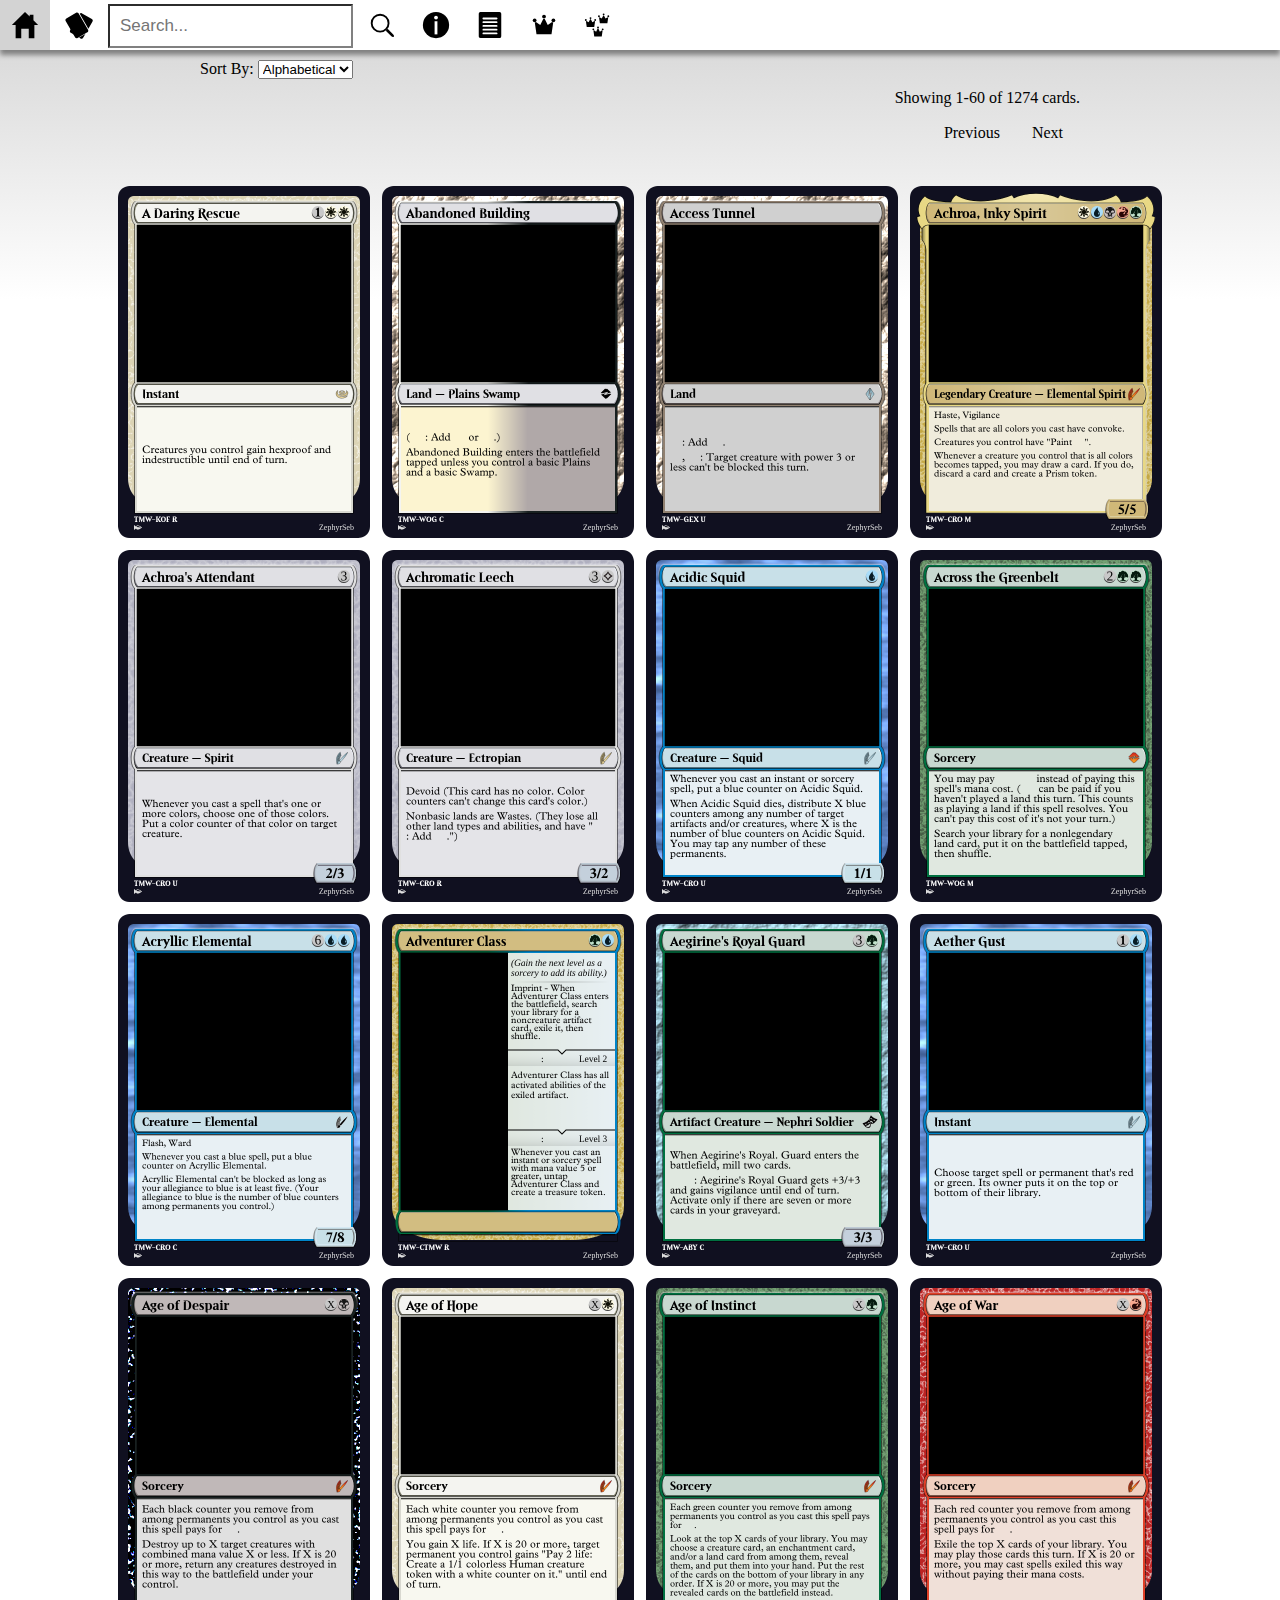
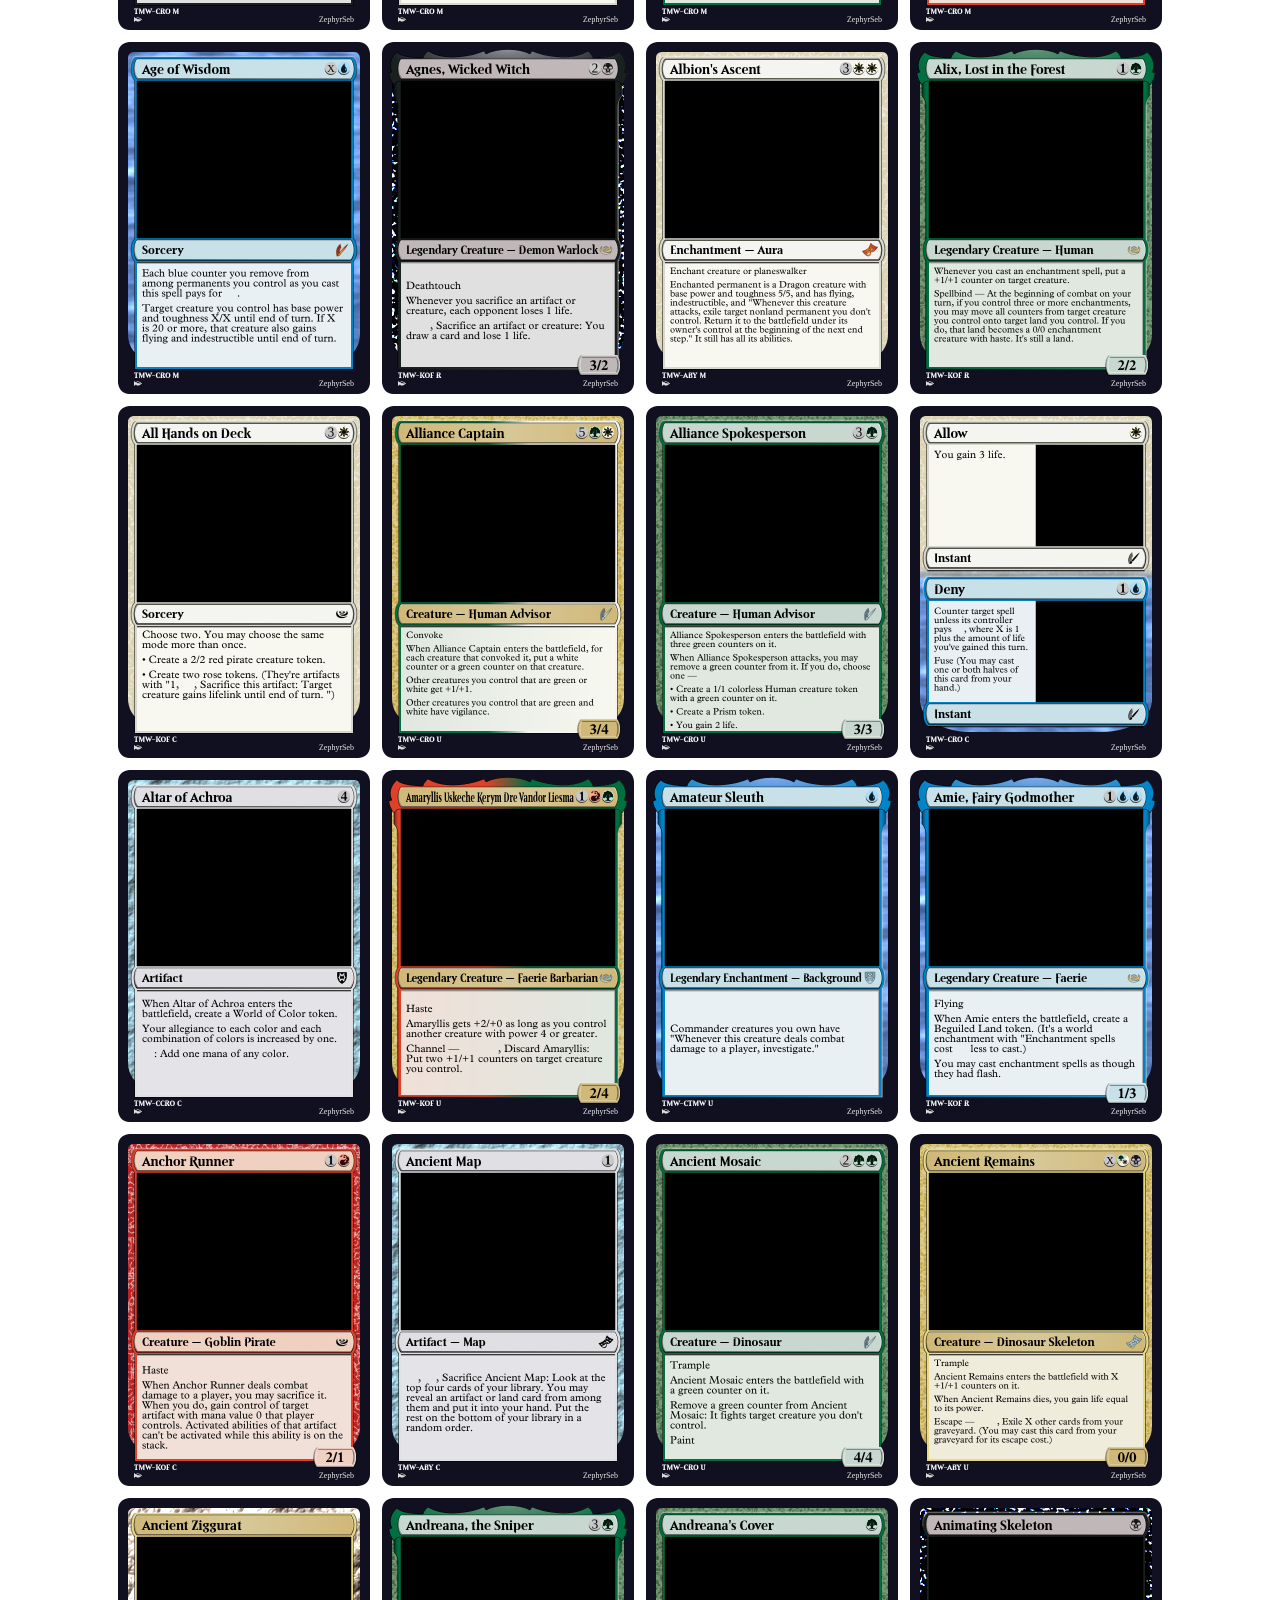
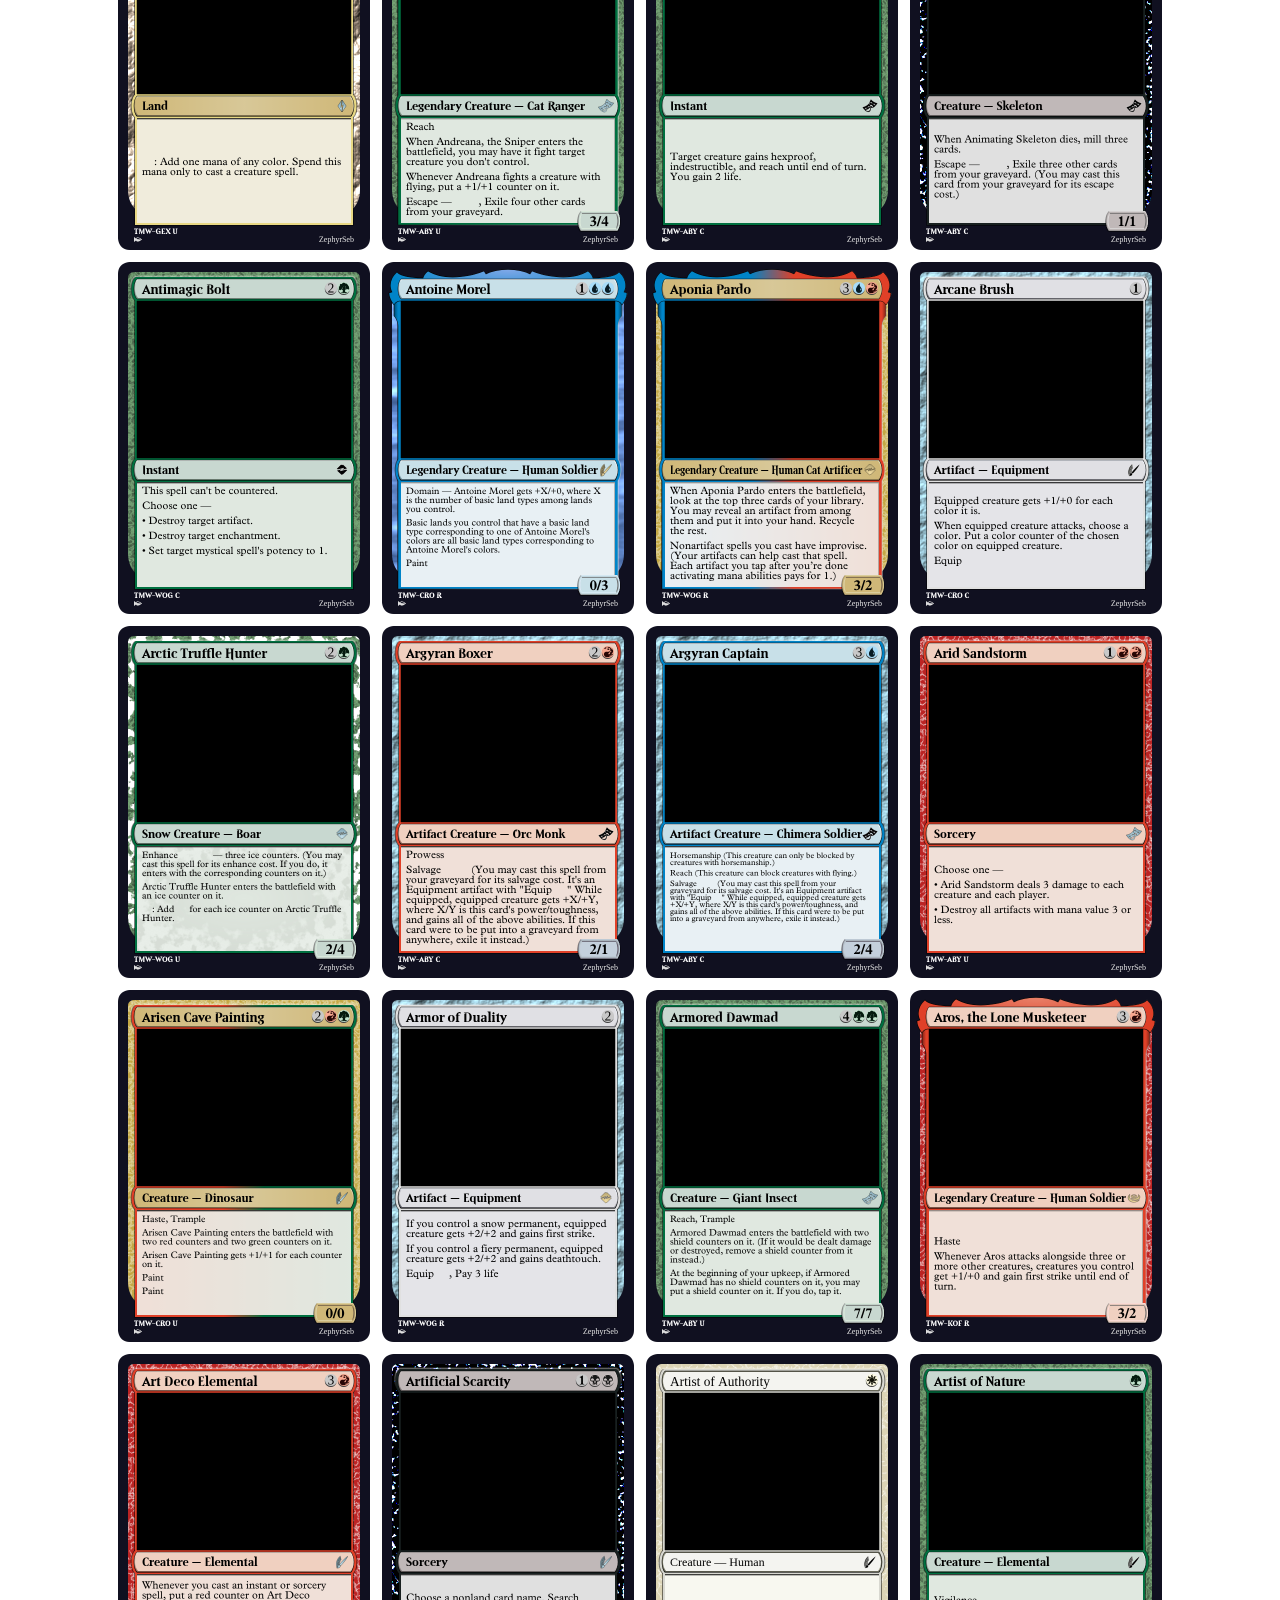
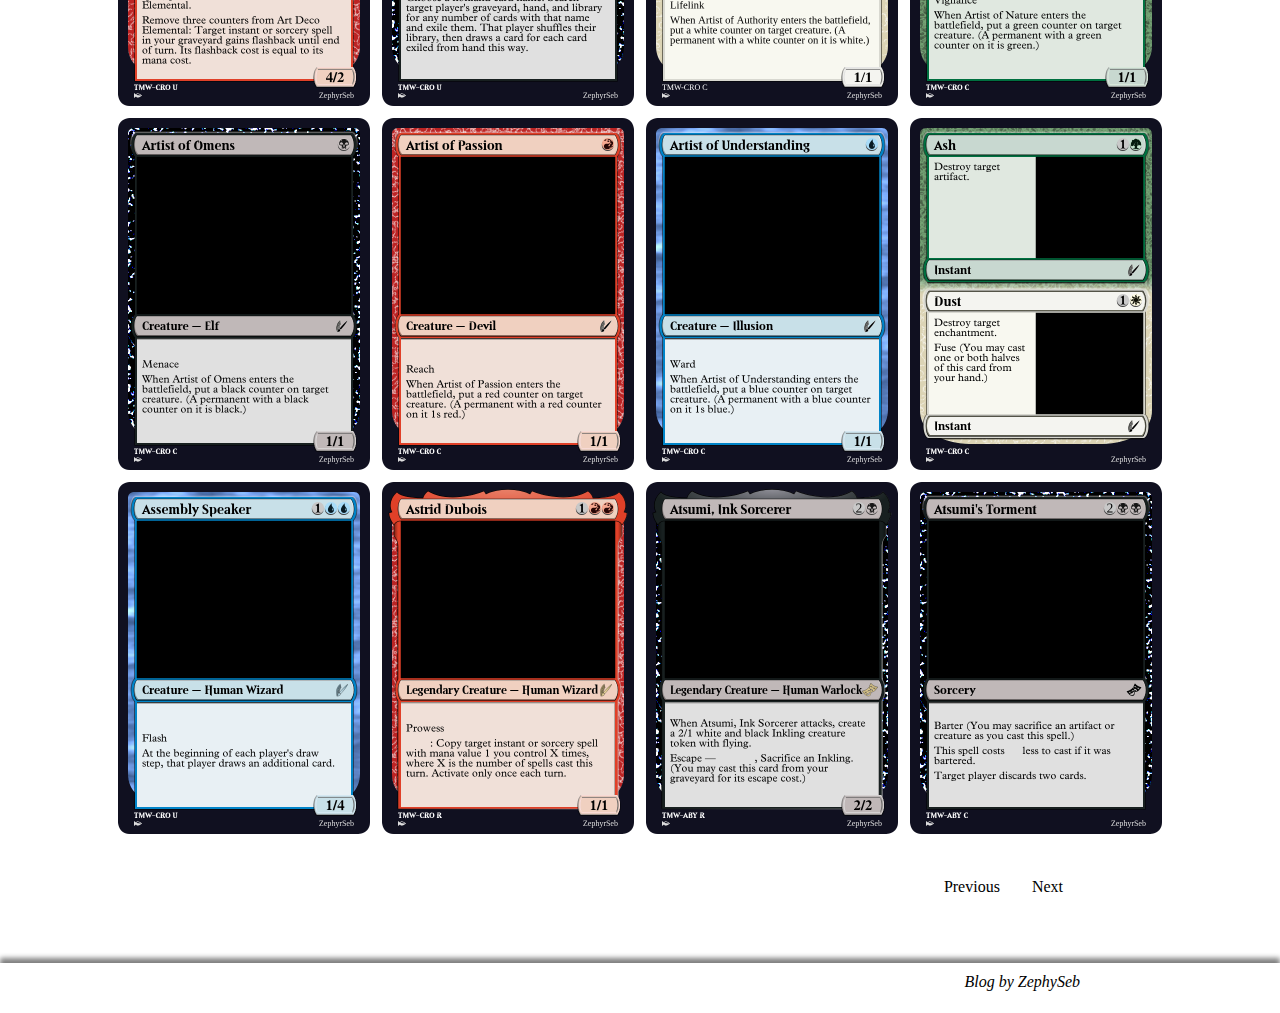
<file: carddex.html>
<head>
    <title>TMW Blog</title>
    <link rel="stylesheet" href="styles.css">
    <script src="carddex.js"></script>
</head>
<body onload="OnLoad()">
    <div class="title-bar">
                <a class="button" href="index.html"><div class="tooltip"><img src="assets/home-icon.svg" height="30px"/><span class="tooltiptext">Home</span></div></a>
                <a class="button" href="carddex.html"><div class="tooltip"><img src="assets/card-icon.svg" height="30px"/><span class="tooltiptext">Cards</span></div></a>
                <input type="text" class="input-text" placeholder="Search..." id="search">
                <a class="button"><img src="assets/search-icon.svg" height="30px" onclick="ResetSearch()"/></a>
                <a class="button" href="info.html"><div class="tooltip"><img src="assets/info-icon.svg" height="30px"/><span class="tooltiptext">Information</span></div></a>
                <a class="button-text" href="rules.html"><div class="tooltip"><img src="assets/rules-icon.svg" height="30px"/><span class="tooltiptext">Rules</span></div></a>
                <a class="button-text" href="sets.html"><div class="tooltip"><img src="assets/sets-icon.svg" height="30px"/><span class="tooltiptext">Sets</span></div></a>
                <a class="button-text" href="formats.html"><div class="tooltip"><img src="assets/formats-icon.svg" height="30px"/><span class="tooltiptext">Formats</span></div></a>
    <p><label>Sort By:</label>
        <select name="sort" id="sort" onchange="ResetSearch()">
            <option value="name">Alphabetical</option>
            <option value="color">Color</option>
            <option value="mv">Mana Value</option>
        </select>
    </p>
    <p class="alignr" id="card-count">Placeholder Text</p>
    <div align="right" style="margin-right: 200px"><table border="0"><tr>
        <td><a class="button" onclick="Prev()">Previous</a></td>
        <td><a class="button" onclick="Next()">Next</a></td>
    </tr></table></div>
    <p><div id="cards" class="centred"><table id="card_table"></table></div></p>
    <div align="right" style="margin-right: 200px"><table border="0"><tr>
        <td><a class="button" onclick="Prev()">Previous</a></td>
        <td><a class="button" onclick="Next()">Next</a></td>
    </tr></table></div>
    <div class="footer-bar"><p class="alignr"><i>Blog by ZephySeb</i></p></div>
</body>
</file>
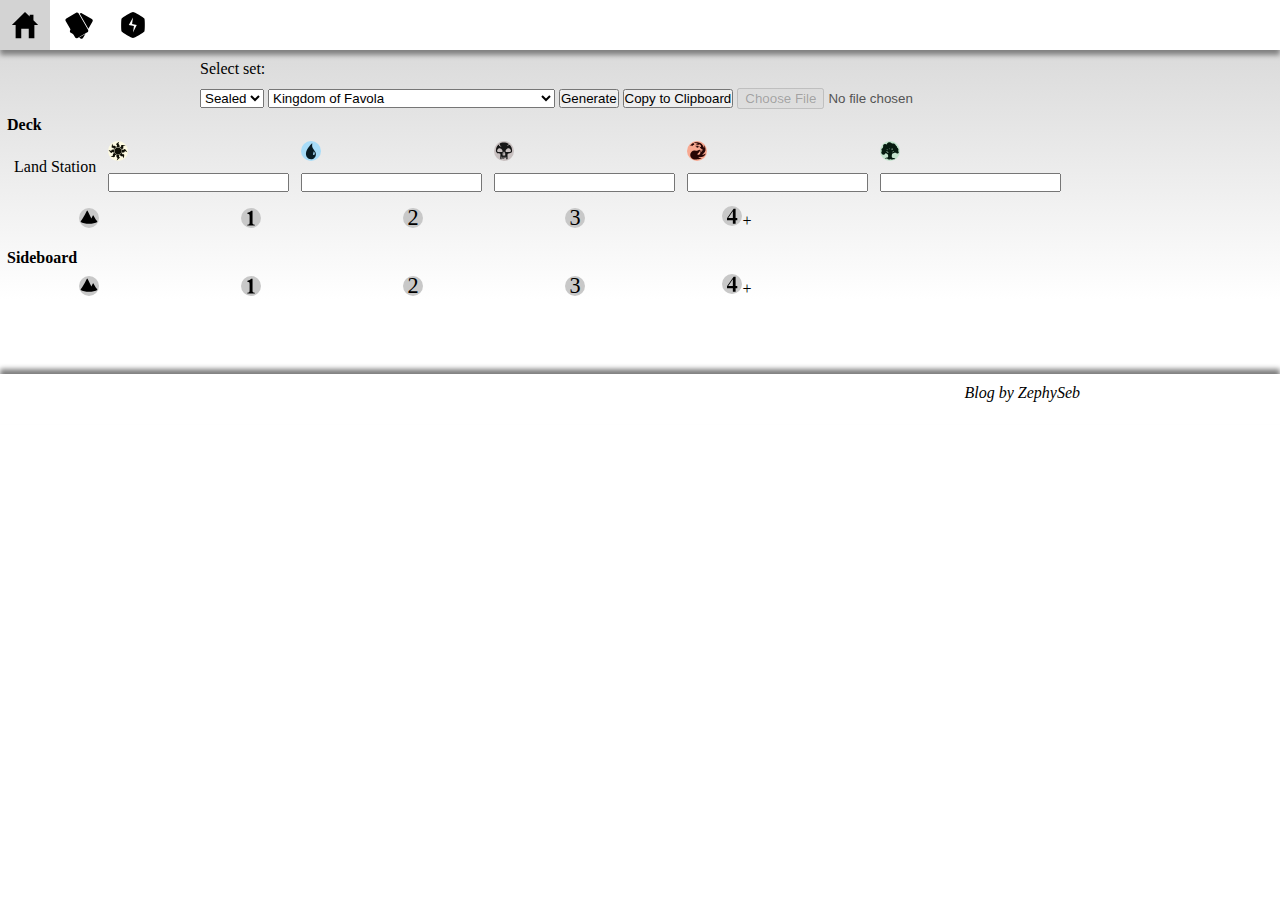
<file: limited.html>
<head>
    <title>TMW Blog</title>
    <link rel="stylesheet" href="styles.css">
    <script src="limited-script.js"></script>
</head>
<body onload="OnLoad()">
    <div class="title-bar">
                <a class="button" href="index.html"><div class="tooltip"><img src="assets/home-icon.svg" height="30px"/><span class="tooltiptext">Home</span></div></a>
                <a class="button" href="carddex.html"><div class="tooltip"><img src="assets/card-icon.svg" height="30px"/><span class="tooltiptext">Cards</span></div></a>
                <a class="button" href="limited.html"><div class="tooltip"><img src="assets/limited-icon.svg" height="30px"/><span class="tooltiptext">Limited</span></div></a>
    </div>
    <p>Select set:</p>
    <p><select id="format-select">
        <option value="sealed">Sealed</option>
        <option value="draft">Draft</option>
    </select>
    <select id="set-select" onchange="OnLoad()">
        <option value="kof">Kingdom of Favola</option>
        <option value="cro">Chromatopia</option>
        <option value="aby">Tales from the Abyss: Adventures in Nautilus</option>
        <option value="wog">Wilds of Garrem</option>
        <option value="azu">The Azure Archives</option>
        <option value="ska">Shinkara</option>
        <option value="nat">Naturia</option>
        <option value="vcl">Vlad's Castle</option>
        <option value="fes">Festiville</option>
        <option value="custom">Custom...</option>
    </select>
    <button onclick="Generate()">Generate</button>
    <button onclick="CopyDeck()">Copy to Clipboard</button>
    <input type="file" id="custom-set" accept=".json" onchange="OnLoad()"/>
    </p>
    <div id="draft-count"></div>
    <div id="draft" style="display: flex-wrap; width: 80%;"></div>
    <table><tr><td>
    <b>Deck</b>
    <table>
        <tr>
            <td rowspan="2">Land Station</td>
            <td><img src="assets/card-parts/white-mana-symbol.svg" height="20px"/></td>
            <td><img src="assets/card-parts/blue-mana-symbol.svg" height="20px"/></td>
            <td><img src="assets/card-parts/black-mana-symbol.svg" height="20px"/></td>
            <td><img src="assets/card-parts/red-mana-symbol.svg" height="20px"/></td>
            <td><img src="assets/card-parts/green-mana-symbol.svg" height="20px"/></td>
            <td id="deck-count"></td>
        </tr>
        <tr>
            <td><input id="land-w" type="number" min="0" onchange="UpdateDeckCount()"></td>
            <td><input id="land-u" type="number" min="0" onchange="UpdateDeckCount()"></td>
            <td><input id="land-b" type="number" min="0" onchange="UpdateDeckCount()"></td>
            <td><input id="land-r" type="number" min="0" onchange="UpdateDeckCount()"></td>
            <td><input id="land-g" type="number" min="0" onchange="UpdateDeckCount()"></td>
        </tr>
    </table>
    <table id="card-list" vertical-align="top">
        <tr>
            <td width="150px" align="center"><img src="assets/card-parts/land-mana-symbol.svg" height="20px"/></td>
            <td width="150px" align="center"><img src="assets/card-parts/generic-mana-symbol-1.svg" height="20px"/></td>
            <td width="150px" align="center"><img src="assets/card-parts/generic-mana-symbol-2.svg" height="20px"/></td>
            <td width="150px" align="center"><img src="assets/card-parts/generic-mana-symbol-3.svg" height="20px"/></td>
            <td width="150px" align="center"><img src="assets/card-parts/generic-mana-symbol-4.svg" height="20px"/>+</td>
        </tr>
        <tr>
            <td height="1px"><div id="column-0" class="card-list"></div></td>
            <td height="1px"><div id="column-1" class="card-list"></div></td>
            <td height="1px"><div id="column-2" class="card-list"></div></td>
            <td height="1px"><div id="column-3" class="card-list"></div></td>
            <td height="1px"><div id="column-4" class="card-list"></div></td>
        </tr>
    </table>
    <b>Sideboard</b>
    <table id="sideboard" vertical-align="top">
        <tr>
            <td width="150px" align="center"><img src="assets/card-parts/land-mana-symbol.svg" height="20px"/></td>
            <td width="150px" align="center"><img src="assets/card-parts/generic-mana-symbol-1.svg" height="20px"/></td>
            <td width="150px" align="center"><img src="assets/card-parts/generic-mana-symbol-2.svg" height="20px"/></td>
            <td width="150px" align="center"><img src="assets/card-parts/generic-mana-symbol-3.svg" height="20px"/></td>
            <td width="150px" align="center"><img src="assets/card-parts/generic-mana-symbol-4.svg" height="20px"/>+</td>
        </tr>
        <tr>
            <td height="1px"><div id="sideboard-0" class="card-list"></div></td>
            <td height="1px"><div id="sideboard-1" class="card-list"></div></td>
            <td height="1px"><div id="sideboard-2" class="card-list"></div></td>
            <td height="1px"><div id="sideboard-3" class="card-list"></div></td>
            <td height="1px"><div id="sideboard-4" class="card-list"></div></td>
        </tr>
    </table></td>
    <td height="1px"><div class="card-list"><canvas id="card-display" width="504px" height="704px" style="position: fixed; top: 50%; left: 80%; transform: translate(0, -50%);"></canvas></div>
    </td></tr></table>

    <div class="footer-bar"><p class="alignr"><i>Blog by ZephySeb</i></p></div>
</body>
</file>
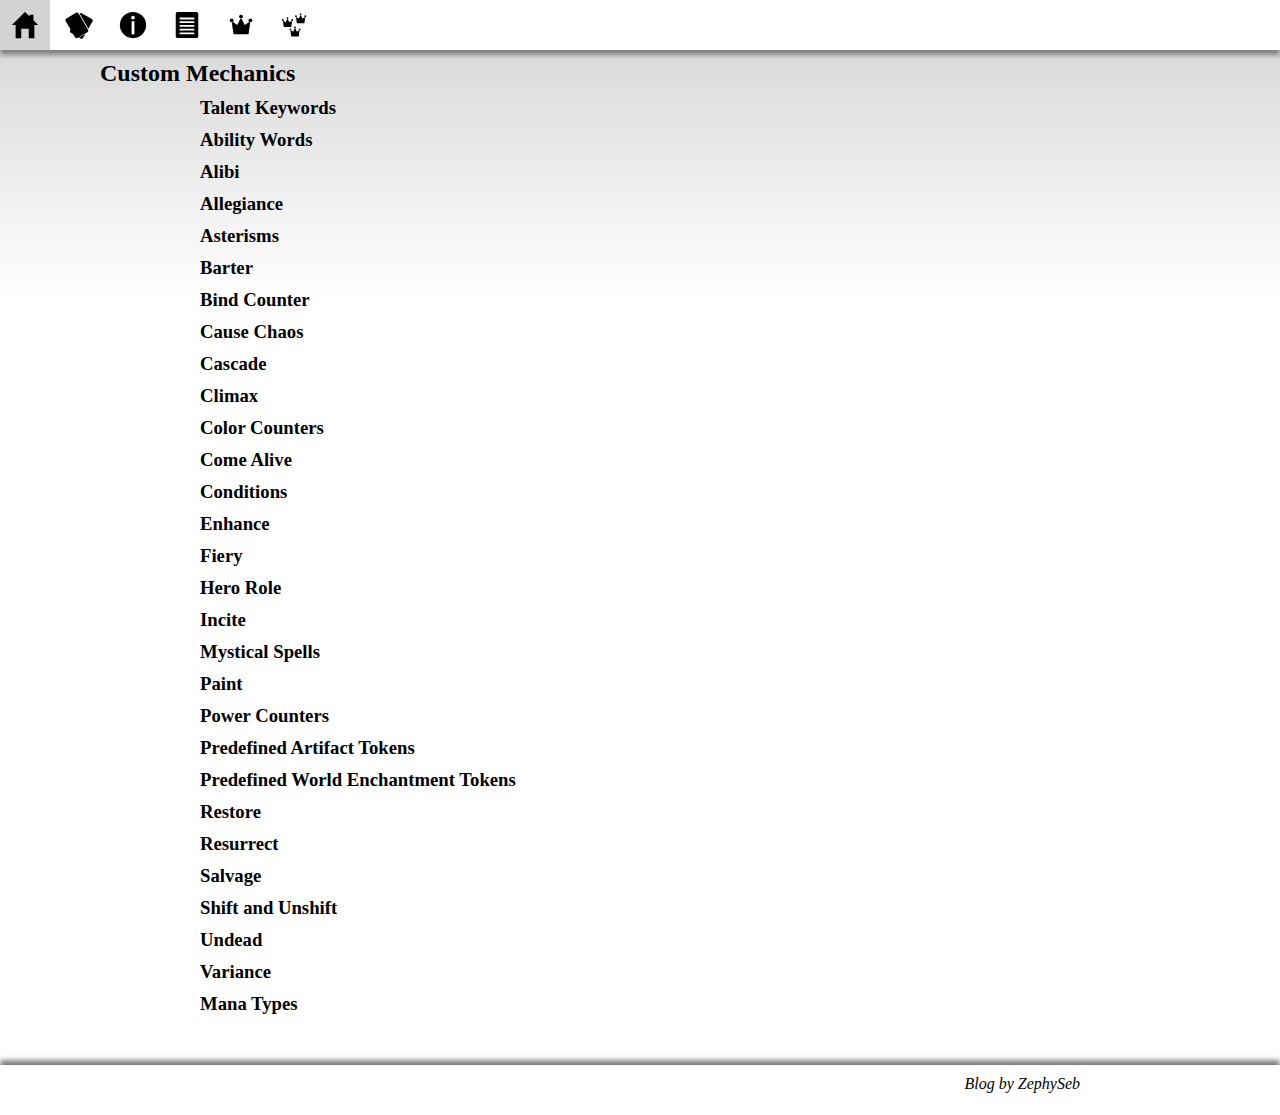
<file: rules.html>
<head>
    <title>TMW Blog</title>
    <link rel="stylesheet" href="styles.css">
    <script src="rule-script.js"></script>
</head>
<body>
    <div class="title-bar">
                <a class="button" href="index.html"><div class="tooltip"><img src="assets/home-icon.svg" height="30px"/><span class="tooltiptext">Home</span></div></a>
                <a class="button" href="carddex.html"><div class="tooltip"><img src="assets/card-icon.svg" height="30px"/><span class="tooltiptext">Cards</span></div></a>
                <a class="button" href="info.html"><div class="tooltip"><img src="assets/info-icon.svg" height="30px"/><span class="tooltiptext">Information</span></div></a>
                <a class="button-text" href="rules.html"><div class="tooltip"><img src="assets/rules-icon.svg" height="30px"/><span class="tooltiptext">Rules</span></div></a>
                <a class="button-text" href="sets.html"><div class="tooltip"><img src="assets/sets-icon.svg" height="30px"/><span class="tooltiptext">Sets</span></div></a>
                <a class="button-text" href="formats.html"><div class="tooltip"><img src="assets/formats-icon.svg" height="30px"/><span class="tooltiptext">Formats</span></div></a>
    </div>
    <h2>Custom Mechanics</h2>
    <h3 class="collapsible" onclick="Accordion(this)">Talent Keywords</h3>
    <div class="content"><p>Many keyword abilities on permanents are referred to as 'talent' keywords. This has no inherent meaning, though it refers to the following keywords:<br>
&nbsp;&bull; Changeling, Chilltouch, Deathtouch, Defender, Defiant, Devoid, Double Strike, Etiquette, First Strike, Flourish, Flying, Haste, Hexproof, Horsemanship, Illusory, Indestructible, Infiltrate, Lifelink, Menace, Outflank, Pickpocket, Prowess, Reach, Shadow, Skulk, Specialist, Stasis, Toxic, Trample, Vigilance, Ward, Wither</p>
    <p><table border="0" class="alt-table"><tr><td>Talent Keyword</td><td>Rulings</td></tr>
        <tr>
            <td>Chilltouch</td>
            <td>Some attacks are inhibitively cold. So cold, you can't do anything for a while you're so cold. Chilltouch is a new keyword ability that lets you tap down creatures for a few turns by dealing damage to them.<br>
A creature with chilltouch deals its damage to creatures as stun counters, instead of damage. As a creature is dealt chilltouch damage, it also becomes tapped, if it isn't already.<br>
&nbsp;&bull; Chilltouch replaces the damage, however, damage is still dealt for the purposes of lifelink and effects that modify how much damage is dealt, or trigger when a creature is dealt damage. However, as damage is not assigned, the creature being dealt the chilltouch damage won't die.<br>
&nbsp;&bull; If an effect would modify the number of counters put on a permanent, this is determined after the chilltouch damage is dealt.<br>
&nbsp;&bull; Chilltouch functions the same regardless of which zone the object with chilltouch is in.<br>
&nbsp;&bull; Multiple instances of chilltouch on an object are redundant.
            </td>
        </tr>
        <tr>
            <td>Defiant</td>
            <td>Defiant is a keyword ability on creatures that triggers whenever that creature deals combat damage to a player. The creature's controller targets a creature or planeswalker that player controls, or a battle they protect, and the creature with defiant deals damage to the chosen permanent equal to the damage dealt to the player.<br>
Usually, the amount of damage the defiant trigger deals is equal to its power, however, for example, if a creature with trample is blocked, the defiant trigger only deals as much damage as was dealt to the player, which would be less than the creature's power in this case.<br>
If the defending player controls no creatures or planeswalkers, and protects no battles, the defiant trigger fails to resolve.<br>
In a multiplayer game, you can't target a permanent not controlled/protected by the defending player.<br>
Likewise, you can't target a creature or planeswalker you control, or a battle you protect, even if that battle is controlled by the defending player.
            </td>
        </tr>
        <tr>
            <td>Devoid</td>
            <td>Devoid returns in this set representing the Ectropian faction. Ectropians have a resistance to color. If a color counter is put on a permanent with devoid, the color counter doesn't confer any colors to the permanent, and remains colorless. This effect only applies to color counters, and not to other replacement effects.</td>
        </tr>
        <tr>
            <td>Etiquette</td>
            <td></td>
        </tr>
        <tr>
            <td>Flourish</td>
            <td></td>
        </tr>
        <tr>
            <td>Illusory</td>
            <td>Illusory is a keyword ability that causes you to sacrifice a permanent whenever it becomes the target of a spell or ability. This can be both yours or the opponents.</td>
        </tr>
        <tr>
            <td>Infiltrate</td>
            <td>How do the bad guys always seem to be one step ahead of you? Well, they know how to infiltrate. Infiltrate is a new keyword that lets you draw a card whenever the creature with infiltrate deals combat damage to a player.</td>
        </tr>
        <tr>
            <td>Outflank</td>
            <td>The selkie in Favola rarely fight alone. Where one advances, it opens the way for another to slip by enemy defenses unnoticed.<br>
Outflank is a keyword ability that appears on creatures. As you attack with a creature (it doesn't have to have outflank), you can tap two creatures you control with outflank to prevent the attacking creature from being blocked this turn.<br>
Outflank isn't a triggered ability, you tap the creatures as you declare attackers, and it can't be responded to.<br>
The outflank effect isn't an ability, a creature that loses all abilities after being outflanked still can't be blocked this turn.<br>
Some creatures have the line of text "When this creature outflanks a creature". These abilities trigger when the creature is tapped as part of the outflank ability. These abilities do go on the stack, but whether they resolve is unrelated to the outflank effect taking place.
            </td>
        </tr>
        <tr>
            <td>Pickpocket</td>
            <td></td>
        </tr>
        <tr>
            <td>Specialist</td>
            <td></td>
        </tr>
        <tr>
            <td>Stasis</td>
            <td>Many things in the archives are suspended in time. Stasis is a new keyword that lets you choose to not untap a permanent, in exchange for storing a time counter on that permanent. These time counters have no inherent rules, however cards with stasis will usually interact with time counters in some way.</td>
        </tr>
        <tr>
            <td>Tenacity</td>
            <td>The bitter chill of Snowsleet makes denizens of Festiville tough. Tenacity is a keyword that gives a creature a second chance. When a creature with tenacity dies, you may exile it from your graveyard. When you do, at the beginning of your next upkeep, it returns to the battlefield with haste. At the beginning of your end step, or if it would leave the battlefield, exile it instead.<br>
If you control a creature with tenacity that you don't own, it won't go to your graveyard, so you can't exile it to trigger tenacity.
If the creature isn't in your graveyard when the tenacity trigger resolves, you can't exile it from your graveyard, so it won't return to the battlefield during the next turn.</td>
        </tr>
    </table></p></div>
    <h3 class="collapsible" onclick="Accordion(this)">Ability Words</h3>
    <div class="content"><p>Ability words are ways of grouping similar effects. While they have no rules of their own, here are the ability words you might see on cards.</p>
    <p><table border="0" class="alt-table"><tr><td>Talent Keyword</td><td>Rulings</td></tr>
        <tr>
            <td>Draconic</td>
            <td>The people of Dragma worship the great dragon god Titaniklad. When a great feat of power takes place, it is a sign of Titaniklad.<br>
Draconic is an ability word used to tie a number of cards together. As an ability word, it has no inherent rules, though abilities tagged with the Draconic ability word will trigger whenever you cast a spell with a mana value of 5 or greater.<br>
As draconic abilities trigger when you cast a spell, they will still resolve even if the spell gets countered.<br>
Draconic abilities will trigger as long as the spell that is cast has a mana value of 5 or greater, regardless of the amount of mana actually spent to cast the spell. This only reads the number in the top right of the card, not alternate casting costs or other effects that might change the amount of mana you spend to cast the spell.<br>
Spells with an {X} in their mana cost have a mana value of 5 or greater provided that a sufficiently large value of X is chosen as the spell goes on the stack. For example, if a spell has a mana cost of {X}{W}{B}, if X is three or more as the spell goes on the stack, draconic abilities will trigger.
</td>
        </tr>
        <tr>
            <td>Prehistoric</td>
            <td>Fossils of dinosaurs and prehistoric creatures are well preserved in the snowy climate of Festiville. Prehistoric is an ability word used to group a number of abilities that affect or care about creatures with no abilities.<br>
A creature with no abilities can arise from a number of scenarios - whether it be a card printed with no ability text, a creature token with no abilities, or a creature with a bind counter on it that has lost its abilities.
            </td>
        </tr>
        <tr>
            <td>Repress</td>
            <td>Chromatopia's nobility tries to keep the masses under control, and repress allows you to do just that.<br>
As an ability word, repress appears in italics on a number of cards. It has no inherent rules meaning, instead it's used to group a number of similar effects together. In general, effects labeled with repress trigger when the card it's on enters the battlefield, or when an opponent draws their second card each turn.<br>
Sometimes repress appears on a nonpermanent spell, in which case the ability cares whether an opponent has drawn two or more cards during the turn where it's played.<br>
A card with repress can trigger when any opponent draws their second card, and on any player's turn. This means that in a game with more than one opponent, your cards with repress can trigger multiple times in the same turn.
</td>
        </tr>
        <tr>
            <td>Spellbind</td>
            <td>Magic is everywhere in Favola. It's all encompassing, and has the residents of the plane entranced. You too can be spellbound with this new ability word, spellbind.<br>
Spellbind itself has no meaning in the rules, it's just there to serve as a reminder to group a number of different abilities that all care about their controller controlling three or more enchantments.
</td>
        </tr>
        <tr>
            <td>Superheroic</td>
            <td>Superheroic is a new ability word and variant of the heroic mechanic that triggers whenever you target the creature with superheroic with a spell or ability. As an ability word, it has no inherent rules and is just used to group similar effects together. Some superheroic effects only trigger once per turn, so make sure to read the individual card.</td>
        </tr>
    </table></p></div>
    <h3 class="collapsible" onclick="Accordion(this)">Alibi</h3>
    <div class="content"><p>Everyone claims to have an alibi. But now some cards can back this up. Alibi is an alternative casting cost on permanent cards that lets you put the card face down onto the battlefield by paying {1}. While face down, it's a clue artifact with "{2}, Sacrifice this artifact: Draw a card."<br>
As a special action, you can turn a face down card face up by paying its alibi cost. As you do this, tap the permanent.<br>
When you turn a card with alibi face up, choose up to one target creature on the battlefield to grant an alibi. Perform the actions listed following the text 'Alibi —' to the chosen creature. This happens whenever the card is turned face up, whether this was because you paid the alibi cost or due to another effect.<br>
If a card with alibi is manifested or cloaked, you can choose to turn it face up using its alibi cost, even if it's not a Clue artifact.
</p></div>
    <h3 class="collapsible" onclick="Accordion(this)">Allegiance</h3>
    <div class="content"><p>Some factions in Chromatopia have a stronger affinity to the color from pools that make up their home, represented by the allegiance mechanic.<br>
Your allegiance to a color is the number of color counters of that color among permanents you control. So for example, your allegiance to green is the number of green counters among permanents you control.
</p></div>
    <h3 class="collapsible" onclick="Accordion(this)">Asterisms</h3>
    <div class="content"><p>Asterism is a new enchantment subtype. They have a number of innate rules attached:<br>
&nbsp;&bull; Asterisms have a special status that can be applied to them - they can be 'protected' by one or more creatures.<br>
&nbsp;&bull; Asterisms have an innate rule that whenever one or more creatures enter the battlefield, for each unprotected asterism you control, you can assign one of those creatures to be protecting it.<br>
&nbsp;&bull; A creature can't protect an asterism under someone else's control.<br>
&nbsp;&bull; A creature cannot protect more than one asterism, if it somehow starts protecting a new asterism, it stops protecting any previous asterisms.<br>
&nbsp;&bull; An asterism can be protected by multiple creatures, however there is no way to do that in this set.<br>
&nbsp;&bull; As long as an asterism is protected, it has hexproof.<br>
&nbsp;&bull; An asterism being protected is not the same as a battle being protected.<br>
&nbsp;&bull; A creature ceases to protect an asterism if either the creature or the asterism leaves the battlefield.<br>
&nbsp;&bull; If a creature protecting an asterism phases out, it stops protecting the asterism for as long as it's phased out, but will begin protecting it again once it phases in. The asterism doesn't phase out alongside the creature, however.<br>
&nbsp;&bull; If an asterism phases out, all creatures protecting it stop protecting it, but once the asterism phases in, all creatures that were protecting it that can still do so begin protecting it again.<br>
Note: Some asterisms in this set are also creatures as long as they're protected. This is not innate to asterisms, it's possible that future sets may contain asterism creatures without this rule.
</p></div>
    <h3 class="collapsible" onclick="Accordion(this)">Barter</h3>
    <div class="content"><p>The artisans in the Icejade Cradle know better than anyone the right price to pay to make the most of your resources. This is represented by the barter mechanic.<br>
Barter is an optional additional cost that can be paid by sacrificing an artifact or creature as you cast the spell. If this is performed, the spell is 'bartered', and the spell will specify an additional effect if it is bartered.
</p></div>
    <h3 class="collapsible" onclick="Accordion(this)">Bind Counter</h3>
    <div class="content"><p>A bind counter is a new type of counter that removes all abilities of the permanent that it's on except for mana abilities. Bind counters only affect a permanent on the battlefield, not a card in any other zones. Bind counters only remove abilities, so other effects conferred to the card by counters or other permanents won't be removed unless they give the permanent an ability. Some abilities, such as devoid, are applied in a layer before the bind counter removes abilities, however the permanent won't be considered to have that ability.
</p></div>
    <h3 class="collapsible" onclick="Accordion(this)">Cause Chaos</h3>
    <div class="content"><p>Chaos is a new batching word that refers to the following actions: Rolling dice, flipping coins, cascading, or performing an action 'at random'. If you perform one of these actions, you are considered to have caused chaos.<br>
&nbsp;&bull; If you perform a number of actions in sequence as part of the same effect, you cause chaos once for each action.<br>
&nbsp;&bull; If an effect asks you to roll multiple dice or flip multiple coins simultaneously, this only causes chaos once.<br>
&nbsp;&bull; For a card effect to cause you to perform an action 'at random', the card must have the words 'at random' printed as part of the effect. Other effects that use the word random, such as the effect of recycling, do not cause chaos. Chaos is also not caused if the words 'at random' appear in reminder text unless the keyword in question appears in the above list.
</p></div>
    <h3 class="collapsible" onclick="Accordion(this)">Cascade</h3>
    <div class="content"><p>Cascade is a returning mechanic, however in this set it has a number of differences to how it is handled.<br>
&nbsp;&bull; Cascade is a keyword action, not a keyword ability.<br>
&nbsp;&bull; Cascade does not trigger when the spell is cast. On permanents, it triggers when the card says it triggers. For many cards in the set, this is when the permanent enters the battlefield. On spells, it triggers as the spell resolves, and is not a separate triggered ability. If the spell is countered, you don't cascade.<br>
&nbsp;&bull; Cascade land is a variant of cascade that exiles cards until it hits a land card, then puts that card onto the battlefield. Lands that are cascaded into don't enter tapped unless the land would enter tapped by some other means.<br>
&nbsp;&bull; Cascade ignores condition cards when exiling cards to determine the card you cascade into.
</p></div>
    <h3 class="collapsible" onclick="Accordion(this)">Climax</h3>
    <div class="content"><p>It's the final showdown, so let's go all out! Climax is a new alternate casting cost on instant and sorcery spells that lets you give your spells a bit of extra oomph, but at an unusual cost; you can only climax a spell once each game. Additionally, if you climax a spell, it can't be countered.<br>
&nbsp;&bull; If a spell is climaxed and somehow leaves the stack in another way without resolving, you still attempted to climax the spell, and so you can't cast another spell with the climax ability this game.<br>
&nbsp;&bull; If you've cast a spell using its climax ability this game already, you can still cast spells that have the ability for their normal mana cost.<br>
&nbsp;&bull; You can use the helper card to help keep track of whether you've climaxed a spell during the current game.
</p></div>
    <h3 class="collapsible" onclick="Accordion(this)">Color Counters</h3>
    <div class="content"><p>Chromatopia has wells of color bubbling up from far beneath the surface, the perfect resource to give the world some color.<br>
Color counters are a new type of counter that can go on any permanent. There are five types of color counter; white, blue, black, red, and green.<br>
A color counter has an inherent rule attached: any permanent with one or more color counters on it is the color of those counters, in addition to its other colors.<br>
If an effect refers to one or more color counter(s), it can affect any or all types of color counters referenced. If an effect puts a color counter on a permanent, the effect specifies which type of color counter to put on a permanent.
</p></div>
    <h3 class="collapsible" onclick="Accordion(this)">Come Alive</h3>
    <div class="content"><p>Each of the auras in this set is a DFC with the new Come Alive ability. Come Alive says "When enchanted creature dies, return this card to the battlefield transformed."<br>
Come Alive only triggers when the enchanted creature dies, not if it would leave the battlefield in any other way. Likewise, if the aura leaves the battlefield, it doesn't return (unless the creature died at the same time).<br>
If a creature enchanted by a come alive aura would turn into another permanent type and the aura doesn't 'fall off', come alive will still trigger if the enchanted permanent would go to the graveyard from the battlefield.
</p></div>
    <h3 class="collapsible" onclick="Accordion(this)">Conditions</h3>
    <div class="content"><p>Conditions are a new card type. In particular:<br>
&nbsp;&bull; Condition cards, like tokens, cannot be included in your deck during deckbuilding.<br>
&nbsp;&bull; Condition cards are not spells, they can't be cast.<br>
&nbsp;&bull; Condition cards are not permanents. They can't enter the battlefield.<br>
&nbsp;&bull; Conditions have subtypes, such as Wound. These subtypes have no inherent abilities.</p></div>
    <h3 class="collapsible" onclick="Accordion(this)">Enhance</h3>
    <div class="content"><p>The creatures of Garrem are good at adapting to the harsh environments, getting bigger and tougher to survive the wilderness. Toughen your own creatures up with the enhance mechanic. Enhance is a keyword ability and alternative casting cost on some creatures. If the enhance cost is paid, the creature will enter the battlefield with additional counters on it, which are written after the enhance cost. These may be +1/+1 counters, keyword counters, or other types of counter, even a mixture of multiple counters.</p></div>
    <h3 class="collapsible" onclick="Accordion(this)">Fiery</h3>
    <div class="content"><p>Representing the world of the Scorched Plains, fiery is a new supertype on some cards in the set. While it has no inherent rules, many cards in the set care about whether something is a fiery permanent or fiery spell.</p></div>
    <h3 class="collapsible" onclick="Accordion(this)">Hero Role</h3>
    <div class="content"><p>The hero role is a new role enchantment token with the following rules: The enchanted creature gets +1/+1 for each power counter on them, and whenever they deal combat damage to a player, put another power counter on the enchanted creature.<br>
&nbsp;&bull; As a role enchantment, a creature can only have one hero role (or another type of role token) attached at a time. If another becomes attached, only the most recent role stays attached.
</p></div>
    <h3 class="collapsible" onclick="Accordion(this)">Incite</h3>
    <div class="content"><p>Incite is a new keyword action that lets you exile a card with a number of impulse counters on it. The number is determined by the number after incite; if no number is listed, this is short-hand for 'incite 1'.<br>
&nbsp;&bull; You can play cards you've incited as long as they have at least one impulse counter on them.<br>
&nbsp;&bull; At the beginning of your end step, remove an impulse counter from each card you incited.<br>
&nbsp;&bull; When you remove the last impulse counter from a card, it remains in exile, but it is no longer incited. If an impulse counter is put on it later somehow, it won't become playable unless it's incited again.<br>
&nbsp;&bull; If you incite a card an opponent controls, you can play the card, not the opponent. Similarly, impulse counters are removed on your end step, not the opponents.<br>
&nbsp;&bull; When an incited card is played from exile, it resolves normally, and is then put into the appropriate zone.
</p></div>
    <h3 class="collapsible" onclick="Accordion(this)">Mystical Spells</h3>
    <div class="content"><p>The folks at the Meltis Magitech Institute are always looking for new ways to hone their magic. Mystical is a new instant and sorcery subtype, which comes with a number shown in the bottom right of the card known as the potency. Potency is written on the card encased in a flame-like symbol, and if the potency is changed, all instances of this symbol on the card change with it. There are a number of ways of changing the potency of a mystical spell detailed below.<br>
&nbsp;&bull; The potency of a mystical spell is determined when the spell is put on the stack. Some effects may change this number, passive effects are applied as this number is calculated, however some activated or triggered abilities can change this number.<br>
&nbsp;&bull; If a mystical spell on the stack is copied, the copy will have the same potency, unless otherwise stated.<br>
&nbsp;&bull; In all other zones other than the stack, the potency of the card is the number written in the bottom right.<br>
&nbsp;&bull; If a mystical spell tries to resolve with a potency of 0 or less, the spell fails and is put into the appropriate zone. None of its effects happen.
</p>
    <p><table border="0" class="alt-table"><tr><td>Mystical Keyword</td><td>Rulings</td></tr>
        <tr>
            <td>Doublecast</td>
            <td>Doublecast is an additional cost that appears on mystical instant and sorcery spells. If you pay the doublecast cost as you cast the spell, you copy the spell, except the copy has a potency of 1 as it goes on the stack.<br>
&nbsp;&bull; The copy will resolve first, which may cause the original to not resolve if all valid targets are removed.<br>
&nbsp;&bull; The potency of the copy can be manipulated separately from the original; the base potency is set to 1 when it goes on the stack, but it can be changed through abilities or spells in the same way as any other mystical spell.
</td>
        </tr>
        <tr>
            <td>Fortune</td>
            <td>Fortune is a new keyword that appears on mystical spells. As you cast a spell with mystical, roll a d6 to determine its potency. Do this after targets for the spell have been declared and mana has been spent to cast the spell, but before any other effects and before any players gain priority.<br>
&nbsp;&bull; Spells with fortune have a potency of 0 when in any zone other than the stack.<br>
&nbsp;&bull; If a spell somehow gains both fortune and another effect that sets its potency as it is put onto the stack, you choose which effect is applied. (You make this choice before rolling the dice).
</td>
        </tr>
        <tr>
            <td>Pinnacle</td>
            <td>Big creatures lead to big spells right? Well, now they can! Pinnacle is a mechanic appearing on mystical spells, which allows you to pay an alternate casting cost to let you cast the spell with an alternative potency. In this case, the potency will become the greatest power among creatures you control as the spell is put onto the stack. Notably, the potency won't change after it's put on the stack, for example, if you have a 4/4 on the battlefield and cast a spell for its pinnacle cost, but your opponent kills your creature in response, the potency of the spell will still be 4.<br>
&nbsp;&bull; If you cast a spell for its pinnacle cost, this effect is a replacement, and you may end up with potency less than the base potency on the card. In particular, if you pinnacle a spell with no creatures on the battlefield, it will have a potency of 0.<br>
</td>
        </tr>
    </table></p></div>
    <h3 class="collapsible" onclick="Accordion(this)">Paint</h3>
    <div class="content"><p>The flow of mana is like the flow of color. So why not turn your mana into color?<br>
Some permanents have a paint ability. This has the rules text "{X}: For each color of mana spent to activate this ability, put a color counter of that color on this permanent. It becomes those colors in addition to its other colors. Activate only as a sorcery and only once each turn."<br>
If you paint a permanent with two or more different colors of mana, multiple color counters are put on the permanent, one for each color.<br>
If you spend multiple mana of a single color to paint a permanent, only one color counter is put on the permanent, regardless of how much mana was spent.<br>
If you spend colorless mana to activate a paint ability, it has no effect.<br>
You can only paint each permanent you control once each turn. This is per permanent, meaning that you can activate multiple paint abilities in one turn, providing they are on different permanents.
</p></div>
    <h3 class="collapsible" onclick="Accordion(this)">Power Counters</h3>
    <div class="content"><p>Our heroes have been defeated by the big bad, and now they must regain their powers. One way they can do this is by amassing power counters. Power counters are a new type of counter with no inherent rules, however cards may make use of them in various ways.</p></div>
    <h3 class="collapsible" onclick="Accordion(this)">Predefined Artifact Tokens</h3>
    <div class="content"><p>The following is a list of all predefined artifact tokens:<br>
&nbsp;&bull; Blood, Clue, Emerald, Food, Jet, Map, Pearl, Prism, Rose, Ruby, Sapphire, Scroll, Treasure</p></div>
    <h3 class="collapsible" onclick="Accordion(this)">Predefined World Enchantment Tokens</h3>
    <div class="content"><p>The following is a list of all predefined world enchantment tokens:<br>
&nbsp;&bull; Balnik's Sun, Balnik's Moon, Beguiled Land, Feywild, High Seas, Shadowfell, World of Color.
    </p></div>
    <h3 class="collapsible" onclick="Accordion(this)">Restore</h3>
    <div class="content"><p>The wasteland restoration committee are focused on restoring Can'-Ka No Rey to its former glory. Restore is an activated ability that appears on some permanents alongside a cost.<br>
&nbsp;&bull; To activate a restore ability, you must pay the cost an exile a card that is one or more colors from your graveyard. If you exile a multicolored card, choose one of its colors.
&nbsp;&bull; The restore permanent has five possible back faces, one for each color. When the restore ability resolves, it transforms into the backface of the chosen color.
&nbsp;&bull; The color identity of a card with restore is that of its front face only.
&nbsp;&bull; If another effect would cause you to transform a card with restore, you choose which back face to transform it into. If the back face were to transform, it always transforms back into the front face.
&nbsp;&bull; You may only activate restore abilities at sorcery speed.</p></div>
    <h3 class="collapsible" onclick="Accordion(this)">Resurrect</h3>
    <div class="content"><p>Resurrect is a new activated keyword ability. If a permanent card with resurrect is in your graveyard, you may pay the resurrect cost any time you could cast a sorcery to return it to the battlefield with a -1/-1 counter on it.<br>
&nbsp;&bull; If the permanent would leave the battlefield for any reason, it gets exiled instead.<br>
&nbsp;&bull; This ability is not tied to the -1/-1 counter. If the -1/-1 counter is removed, such as through the -1/-1 and +1/+1 counter pairing rule, and the resurrected permanent then leaves the battlefield, it still gets exiled.<br>
&nbsp;&bull; Some creatures with resurrect only have 1 toughness. If such a creature's resurrect cost would be paid, it enters the battlefield, but when state based actions are checked, it sees it has a toughness of 0, and so immediately leaves the battlefield. Enters and leaves the battlefield triggers still trigger.
</p></div>
    <h3 class="collapsible" onclick="Accordion(this)">Salvage</h3>
    <div class="content"><p>In the Land of Iron, only the best will survive, and it's common practice to take your enemies and turn them into weapons to help you stay the best. You can do the same with the salvage mechanic.<br>
Salvage is an alternate casting cost found on some creature cards. You can cast a creature with salvage from your graveyard for its salvage cost. If you do, it becomes an Equipment artifact, instead of a creature when it is on the stack or on the battlefield. When it leaves the battlefield, it ceases to be an Equipment. If it would be sent to the graveyard, exile it instead.<br>
While the card is an Equipment, it has Equip {2}, and when it is equipped to a creature, that creature gains all the text on the card with salvage above the salvage keyword, and gets +X/+Y, where X/Y is the creature with salvage's power and toughness, as printed on the card.<br>
While a card with salvage is an equipment, it still has all abilities written on it.
</p></div>
    <h3 class="collapsible" onclick="Accordion(this)">Shift and Unshift</h3>
    <div class="content"><p>The shifters of the Frozen Wilds have evolved to take on bestial appearances to hunt and survive their natural habitat. They change as the land changes; whenever a land enters under your control, they shift. All cards with shift are DFCs, and when shift triggers, they transform. They will transform back, unshift, when a land enters under an opponent's control.<br>
Lands entering the battlefield can trigger shift / unshift on any player's turn, an effect like evolving wilds could be used to shift your creatures on your opponent's turn or vice versa.<br>
&nbsp;&bull; If a DFC has the line “Whenever [CARDNAME] transforms…” this is shorthand for when it transforms into that face, not out of.
</p></div>
    <h3 class="collapsible" onclick="Accordion(this)">Undead</h3>
    <div class="content"><p>Undead is a new batching word that is used to refer to creatures that are one or more of spirit, vampire, werewolf, or zombie.<br>
&nbsp;&bull; A creature is undead if it is one or more of these types. It doesn't matter what other types the creature has.
</p></div>
    <h3 class="collapsible" onclick="Accordion(this)">Variance</h3>
    <div class="content"><p>Variance is a new keyword that appears on sagas. As a saga with variance enters the battlefield, roll a d6. It enters with a number of lore counters equal to the result, and the corresponding chapter ability triggers. Skipped chapters don't trigger.<br>
&nbsp;&bull; If a saga is given variance and rolls a number greater than the number of chapters, it immediately sacrifices itself and no chapter abilities trigger.<br>
&nbsp;&bull; If a saga has multiple ways to control how many lore counters it enters with, you choose which method the saga will use. You make this choice before the saga enters, and thus before rolling dice for variance.
</p></div>
    <h3 class="collapsible" onclick="Accordion(this)">Mana Types</h3>
    <div class="content"><p>Some cards in this database use unusual mana symbols, which are described below.</p>
    <p><table border="0" class="alt-table"><tr><td>Mana Symbol</td><td>Rulings</td></tr>
        <tr>
            <td><img src="assets/card-parts/void-mana-symbol.svg" width="25px"></td>
            <td>To pay void mana, you must tap and sacrifice an untapped land. It doesn't matter what kind of mana the land would normally produce. You can't tap the land in response to this ability.</td>
        </tr>
        <tr>
            <td><img src="assets/card-parts/gold-mana-symbol.svg" width="25px"></td>
            <td>Aether mana represents mana that is all colors. To pay this, you must have a source which produces aether mana, however aether mana can be used as a substitute for any color of mana.</td>
        </tr>
        <tr>
            <td><img src="assets/card-parts/prism-mana-symbol.svg" width="25px"></td>
            <td>To pay this, you must tap and sacrifice an untapped prism artifact.</td>
        </tr>
        <tr>
            <td><img src="assets/card-parts/treasure-mana-symbol.svg" width="25px"></td>
            <td>To pay this, you must tap and sacrifice an untapped treasure artifact.</td>
        </tr>
        <tr>
            <td><img src="assets/card-parts/fiery-mana-symbol.svg" width="25px"></td>
            <td>Mana from a fiery source can be used to pay this mana cost.</td>
        </tr>
        <tr>
            <td><img src="assets/card-parts/land-mana-symbol.svg" width="25px"></td>
            <td>This symbol represents your land drop for the turn. You can only pay this cost if you can play a land on the turn, and it counts as playing a land.</td>
        </tr>
    </table></p></div>
    <div class="footer-bar"><p class="alignr"><i>Blog by ZephySeb</i></p></div>
</body>
</file>
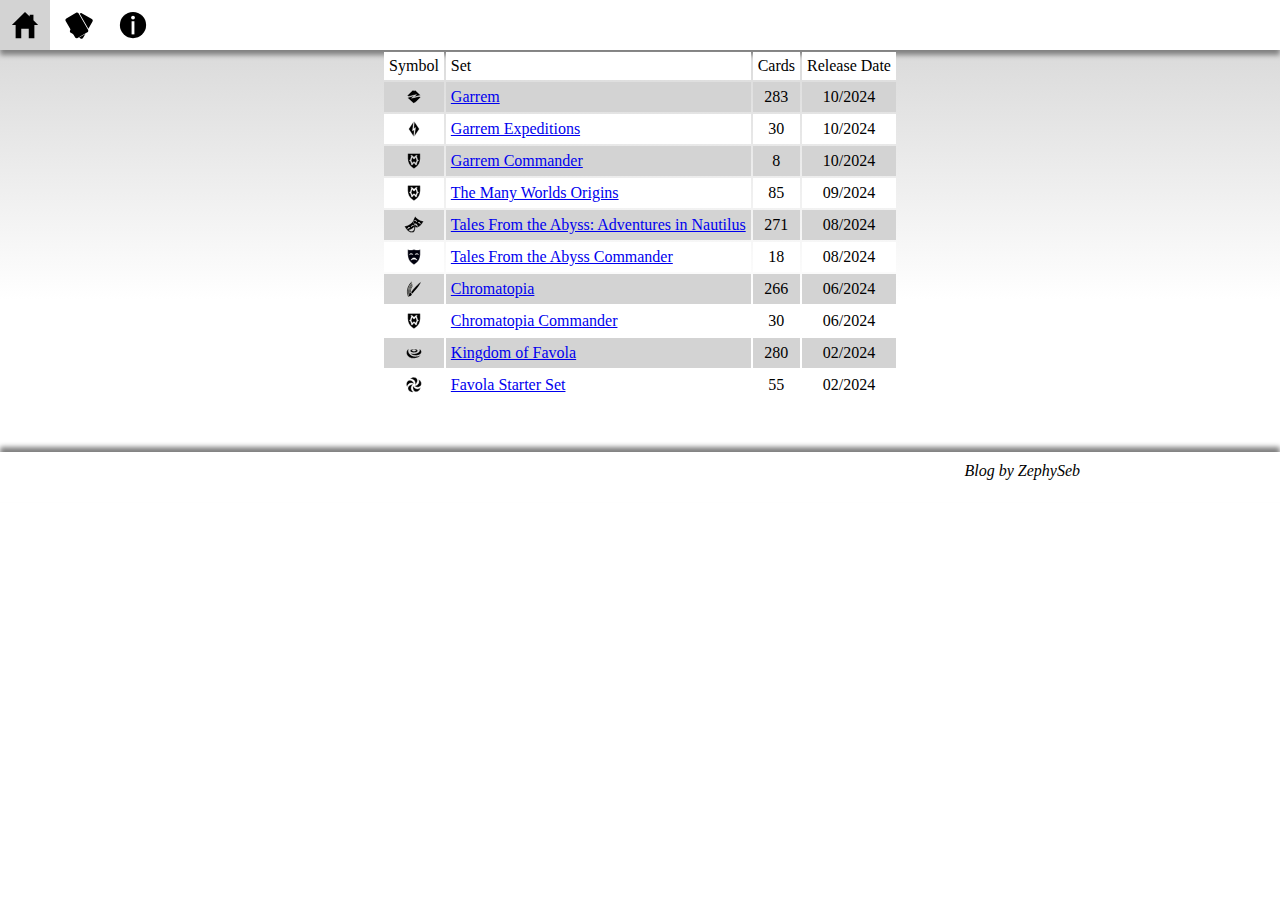
<file: sets.html>
<head>
    <title>TMW Blog</title>
    <link rel="stylesheet" href="styles.css">
    <script src="carddex.js"></script>
</head>
<body onload="">
    <div class="title-bar">
                <a class="button" href="index.html"><img src="assets/home-icon.svg" height="30px"/></a>
                <a class="button" href="carddex.html"><img src="assets/card-icon.svg" height="30px"/></a>
                <a class="button" href="info.html"><img src="assets/info-icon.svg" height="30px"/></a>
    </div>
    <table class="alt-table">
        <tr>
            <td>Symbol</td>
            <td>Set</td>
            <td>Cards</td>
            <td>Release Date</td>
        </tr>
        <tr>
            <td align="center"><img src="assets/card-parts/wog-c.svg" height="20px"/></td>
            <td><a href="carddex.html?search=set:wog">Garrem</a></td>
            <td align="center">283</td>
            <td align="center">10/2024</td>
        </tr>
        <tr>
            <td align="center"><img src="assets/card-parts/gex-c.svg" height="20px"/></td>
            <td><a href="carddex.html?search=set:gex">Garrem Expeditions</a></td>
            <td align="center">30</td>
            <td align="center">10/2024</td>
        </tr>
        <tr>
            <td align="center"><img src="assets/card-parts/cwog-c.svg" height="20px"/></td>
            <td><a href="carddex.html?search=set:cwog">Garrem Commander</a></td>
            <td align="center">8</td>
            <td align="center">10/2024</td>
        </tr>
        <tr>
            <td align="center"><img src="assets/card-parts/ctmw-c.svg" height="20px"/></td>
            <td><a href="carddex.html?search=set:ctmw">The Many Worlds Origins</a></td>
            <td align="center">85</td>
            <td align="center">09/2024</td>
        </tr>
        <tr>
            <td align="center"><img src="assets/card-parts/aby-c.svg" height="20px"/></td>
            <td><a href="carddex.html?search=set:aby">Tales From the Abyss: Adventures in Nautilus</a></td>
            <td align="center">271</td>
            <td align="center">08/2024</td>
        </tr>
        <tr>
            <td align="center"><img src="assets/card-parts/caby-c.svg" height="20px"/></td>
            <td><a href="carddex.html?search=set:caby">Tales From the Abyss Commander</a></td>
            <td align="center">18</td>
            <td align="center">08/2024</td>
        </tr>
        <tr>
            <td align="center"><img src="assets/card-parts/cro-c.svg" height="20px"/></td>
            <td><a href="carddex.html?search=set:cro">Chromatopia</a></td>
            <td align="center">266</td>
            <td align="center">06/2024</td>
        </tr>
        <tr>
            <td align="center"><img src="assets/card-parts/ccro-c.svg" height="20px"/></td>
            <td><a href="carddex.html?search=set:ccro">Chromatopia Commander</a></td>
            <td align="center">30</td>
            <td align="center">06/2024</td>
        </tr>
        <tr>
            <td align="center"><img src="assets/card-parts/kof-c.svg" height="20px"/></td>
            <td><a href="carddex.html?search=set:kof">Kingdom of Favola</a></td>
            <td align="center">280</td>
            <td align="center">02/2024</td>
        </tr>
        <tr>
            <td align="center"><img src="assets/card-parts/kfs-c.svg" height="20px"/></td>
            <td><a href="carddex.html?search=set:kfs">Favola Starter Set</a></td>
            <td align="center">55</td>
            <td align="center">02/2024</td>
        </tr>
    </table>
    <div class="footer-bar"><p class="alignr"><i>Blog by ZephySeb</i></p></div>
</body>
</file>
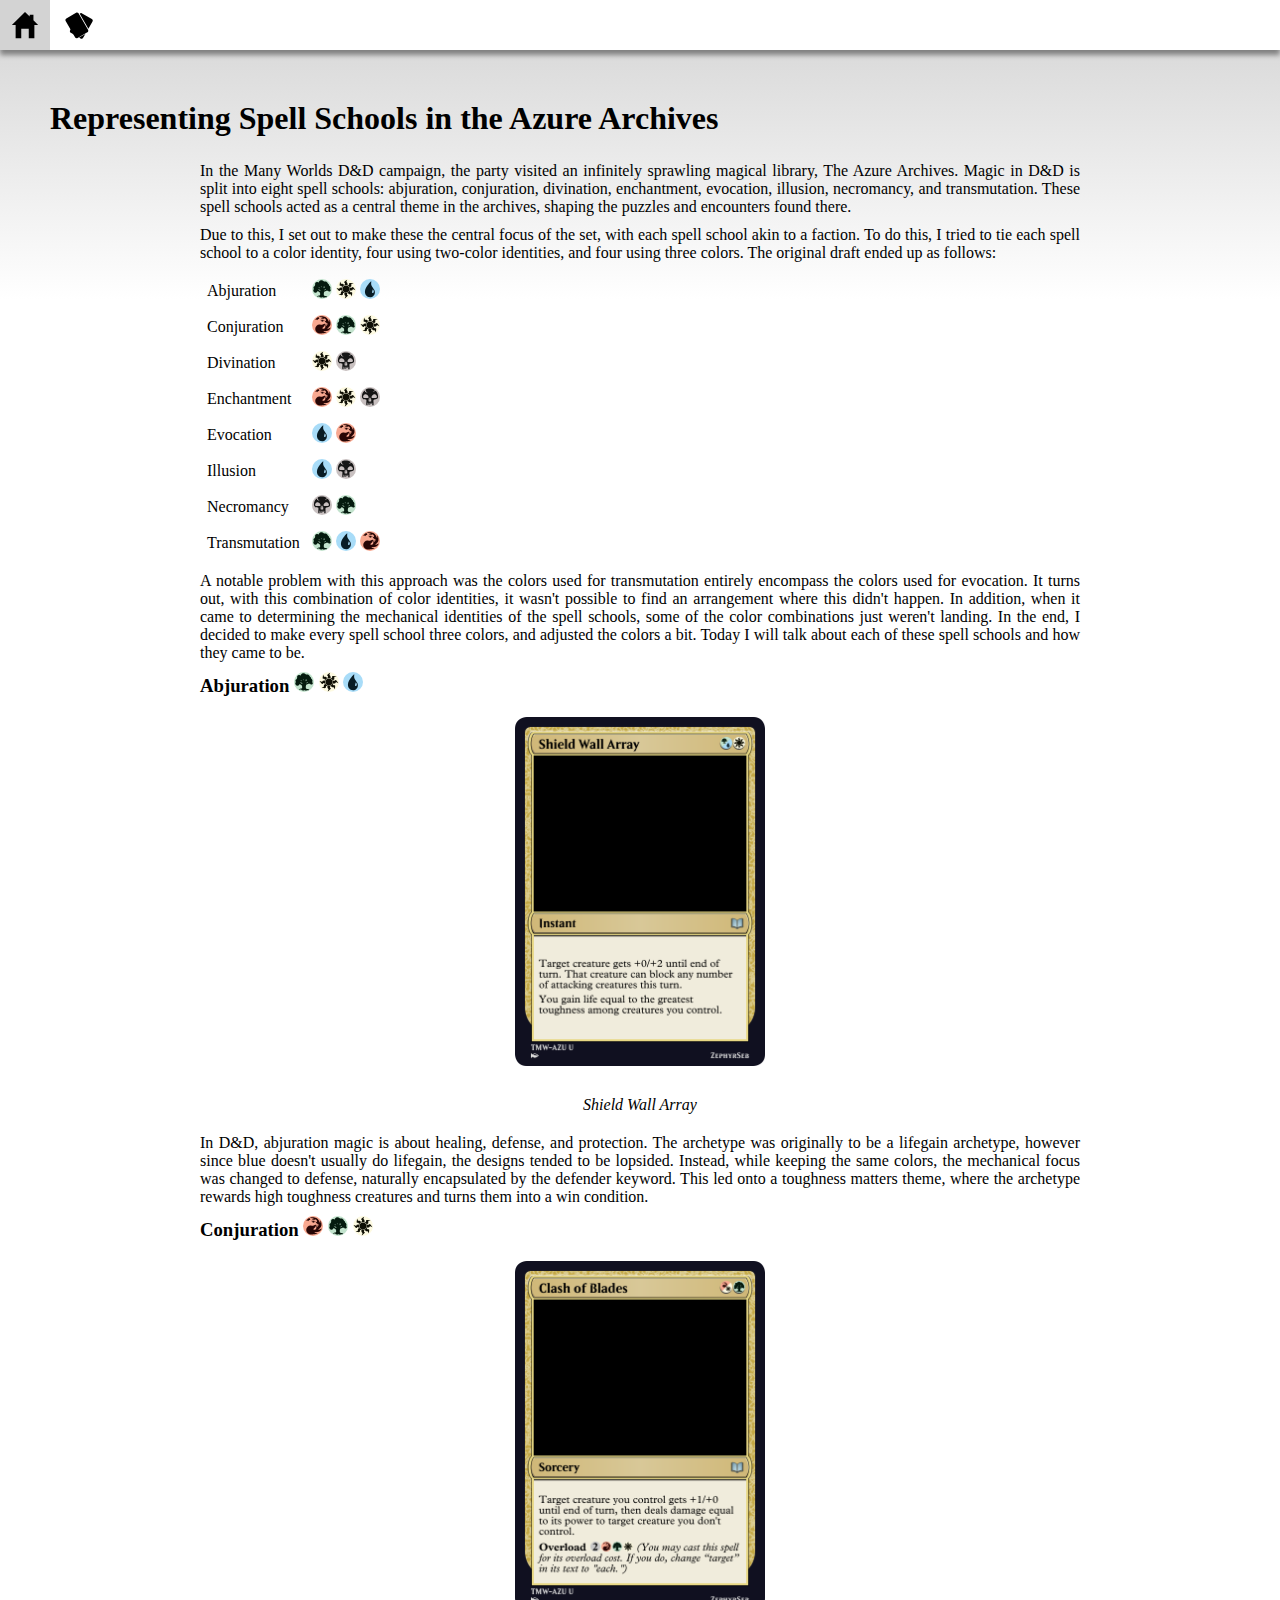
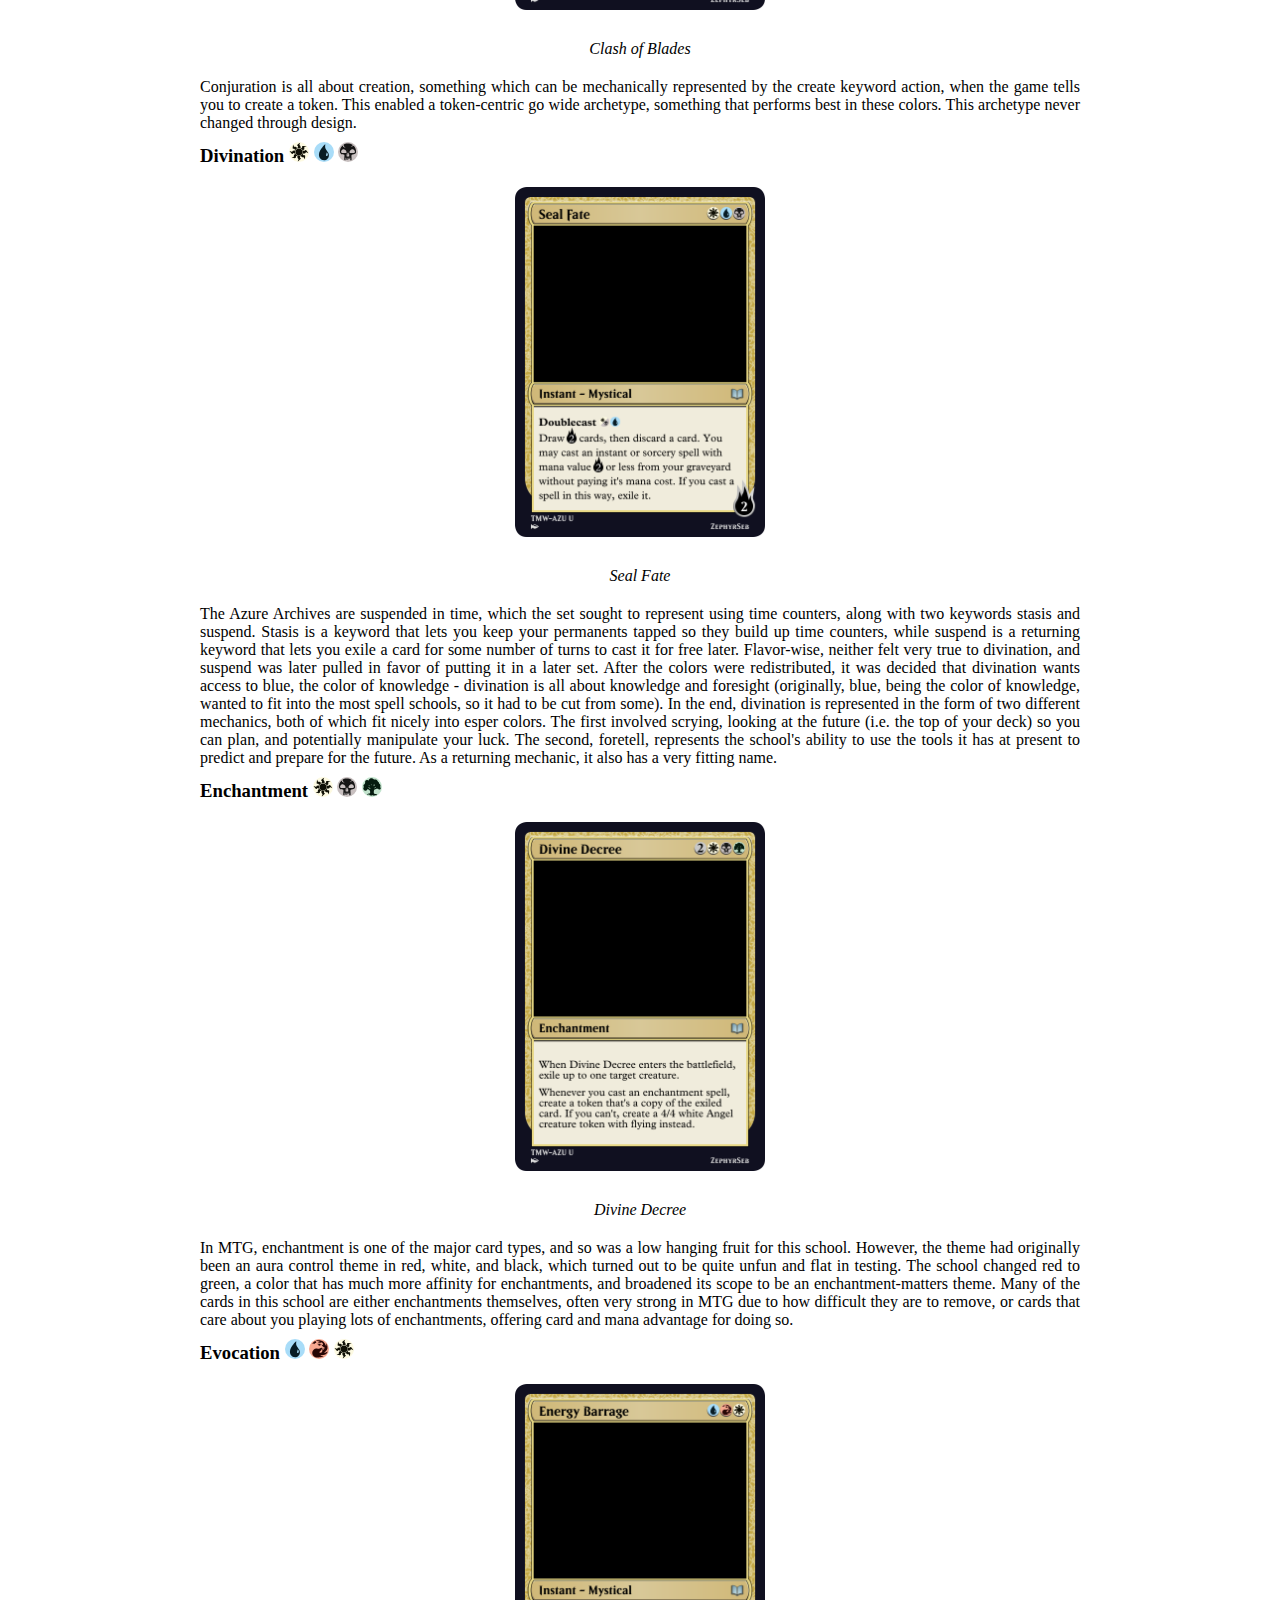
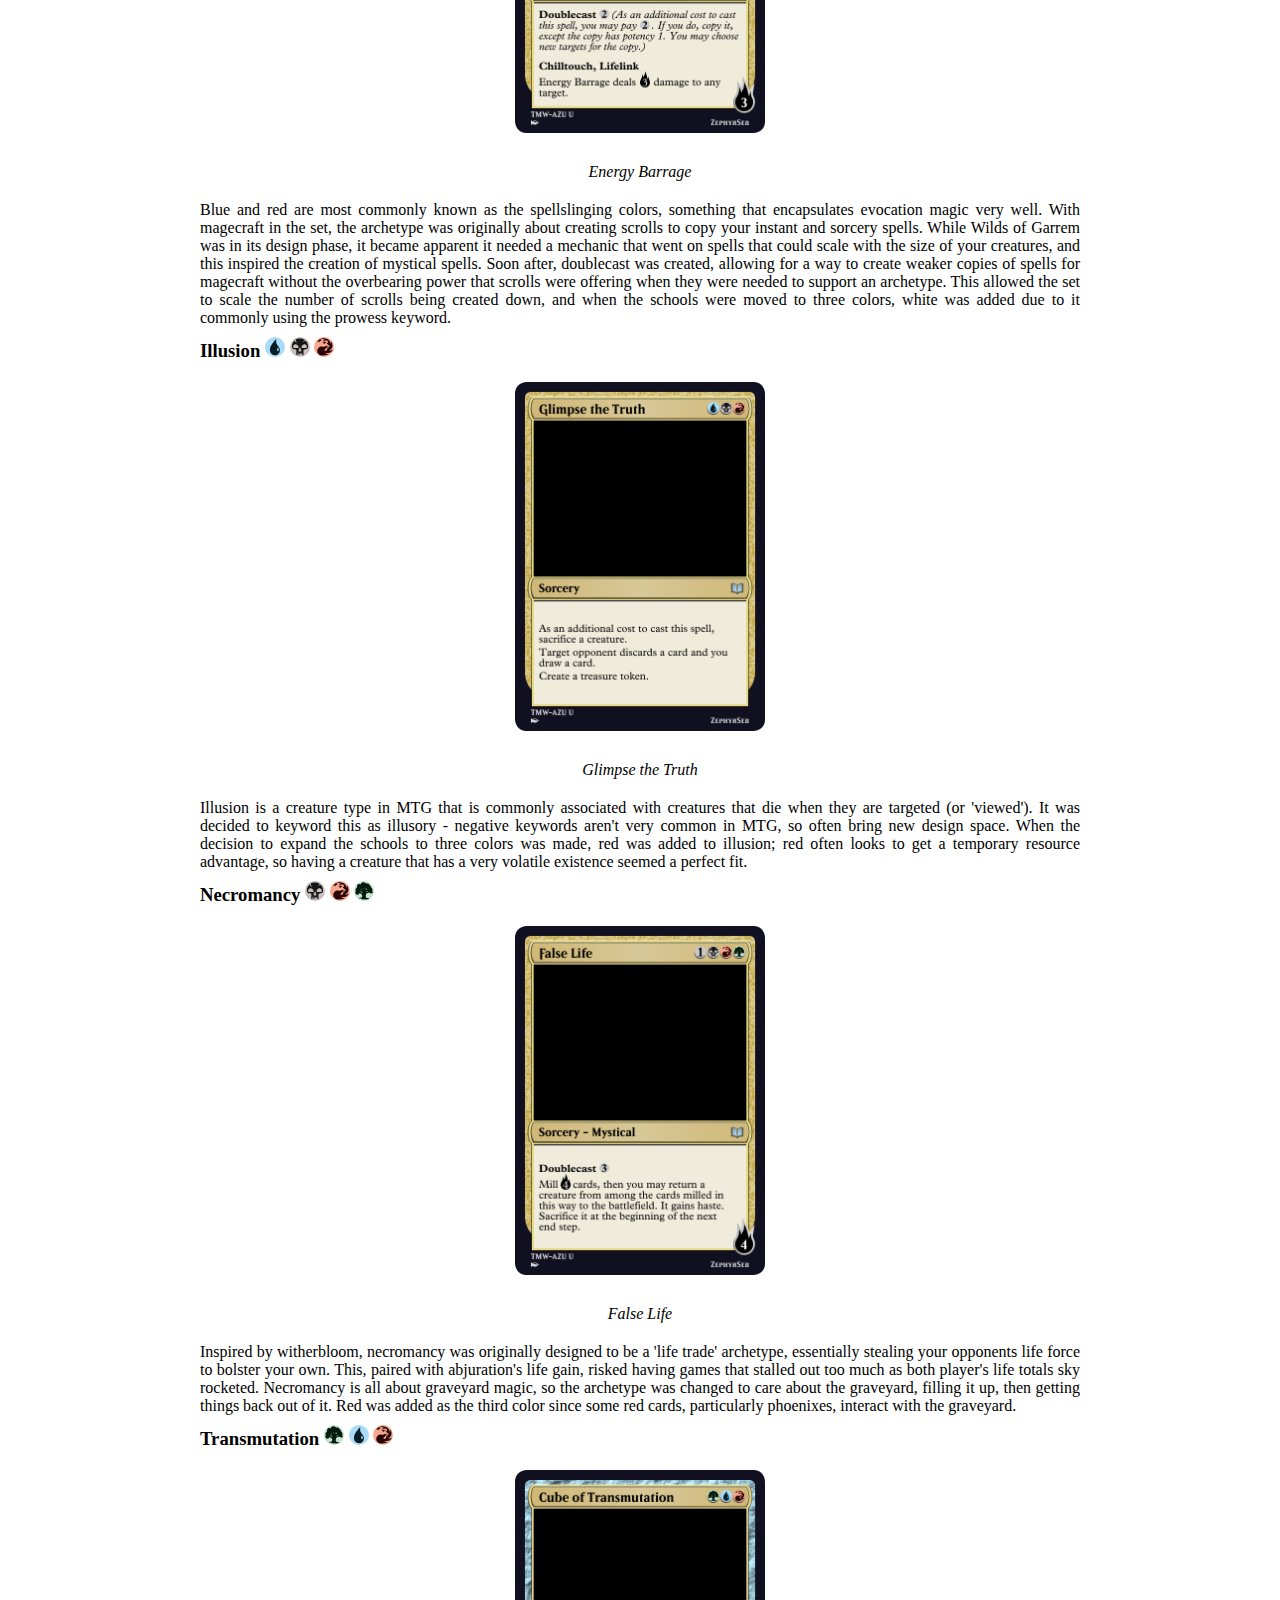
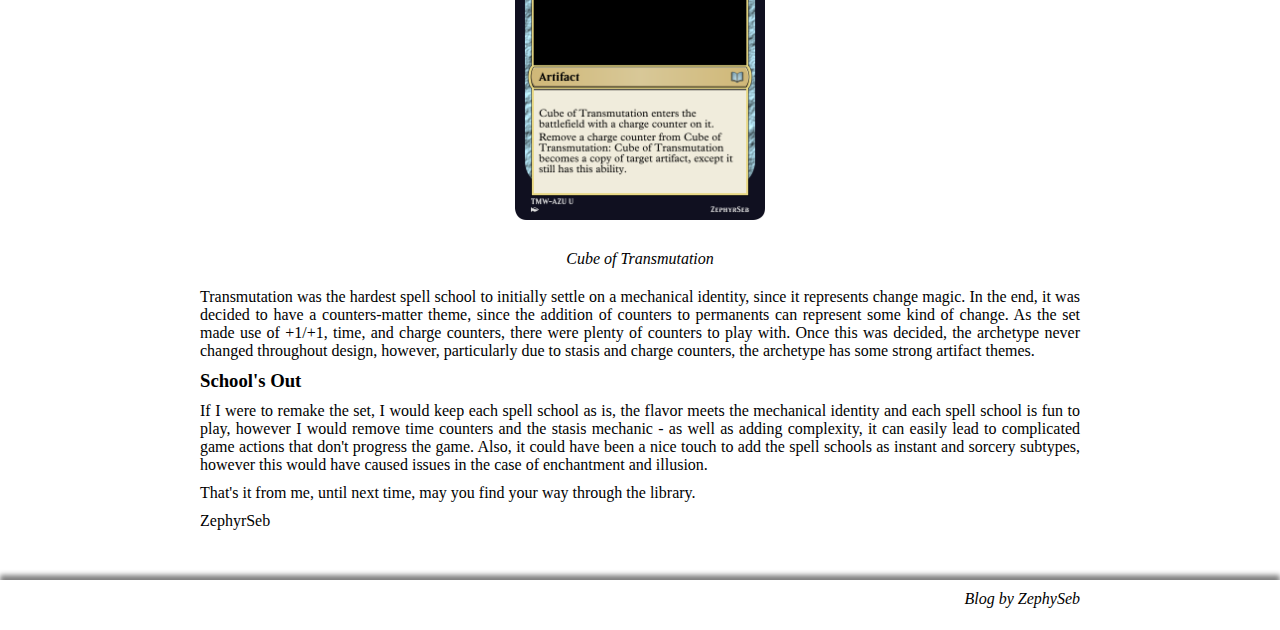
<file: posts/azu-spell-schools.html>
<head>
    <title>Representing Spell Schools in the Azure Archives</title>
    <link rel="stylesheet" href="../styles.css">
</head>
<body>
    <div class="title-bar">
                <a class="button" href="../index.html"><img src="../assets/home-icon.svg" height="30px"/></a>
                <a class="button" href="../carddex.html"><img src="../assets/card-icon.svg" height="30px"/></a>
    </div>
    <h1>Representing Spell Schools in the Azure Archives</h1>

    <p>In the Many Worlds D&D campaign, the party visited an infinitely sprawling magical library, The Azure Archives. Magic in D&D is split into eight spell schools: abjuration, conjuration, divination, enchantment, evocation, illusion, necromancy, and transmutation. These spell schools acted as a central theme in the archives, shaping the puzzles and encounters found there.</p>
    <p>Due to this, I set out to make these the central focus of the set, with each spell school akin to a faction. To do this, I tried to tie each spell school to a color identity, four using two-color identities, and four using three colors. The original draft ended up as follows:</p>
    <p><table>
        <tr><td>Abjuration</td>
            <td><img src="../assets/card-parts/green-mana-symbol.svg" height="20px">
            <img src="../assets/card-parts/white-mana-symbol.svg" height="20px">
            <img src="../assets/card-parts/blue-mana-symbol.svg" height="20px"></td></tr>
        <tr><td>Conjuration</td>
            <td><img src="../assets/card-parts/red-mana-symbol.svg" height="20px">
            <img src="../assets/card-parts/green-mana-symbol.svg" height="20px">
            <img src="../assets/card-parts/white-mana-symbol.svg" height="20px"></td></tr>
        <tr><td>Divination</td>
            <td><img src="../assets/card-parts/white-mana-symbol.svg" height="20px">
            <img src="../assets/card-parts/black-mana-symbol.svg" height="20px"></td></tr>
        <tr><td>Enchantment</td>
            <td><img src="../assets/card-parts/red-mana-symbol.svg" height="20px">
            <img src="../assets/card-parts/white-mana-symbol.svg" height="20px">
            <img src="../assets/card-parts/black-mana-symbol.svg" height="20px"></td></tr>
        <tr><td>Evocation</td>
            <td><img src="../assets/card-parts/blue-mana-symbol.svg" height="20px">
            <img src="../assets/card-parts/red-mana-symbol.svg" height="20px"></td></tr>
        <tr><td>Illusion</td>
            <td><img src="../assets/card-parts/blue-mana-symbol.svg" height="20px">
            <img src="../assets/card-parts/black-mana-symbol.svg" height="20px"></td></tr>
        <tr><td>Necromancy</td>
            <td><img src="../assets/card-parts/black-mana-symbol.svg" height="20px">
            <img src="../assets/card-parts/green-mana-symbol.svg" height="20px"></td></tr>
        <tr><td>Transmutation</td>
            <td><img src="../assets/card-parts/green-mana-symbol.svg" height="20px">
            <img src="../assets/card-parts/blue-mana-symbol.svg" height="20px">
            <img src="../assets/card-parts/red-mana-symbol.svg" height="20px"></td></tr>
    </table></p>
    <p>A notable problem with this approach was the colors used for transmutation entirely encompass the colors used for evocation. It turns out, with this combination of color identities, it wasn't possible to find an arrangement where this didn't happen. In addition, when it came to determining the mechanical identities of the spell schools, some of the color combinations just weren't landing. In the end, I decided to make every spell school three colors, and adjusted the colors a bit. Today I will talk about each of these spell schools and how they came to be.</p>

    <h3>Abjuration
        <img src="../assets/card-parts/green-mana-symbol.svg" height="20px">
        <img src="../assets/card-parts/white-mana-symbol.svg" height="20px">
        <img src="../assets/card-parts/blue-mana-symbol.svg" height="20px">
    </h3>
    <p class="centred"><img src="../assets/spell-schools/shield_wall_array.png" width="250"/></p>
    <p class="centred"><i>Shield Wall Array</i></p>
    <p>In D&D, abjuration magic is about healing, defense, and protection. The archetype was originally to be a lifegain archetype, however since blue doesn't usually do lifegain, the designs tended to be lopsided. Instead, while keeping the same colors, the mechanical focus was changed to defense, naturally encapsulated by the defender keyword. This led onto a toughness matters theme, where the archetype rewards high toughness creatures and turns them into a win condition.</p>

    <h3>Conjuration
        <img src="../assets/card-parts/red-mana-symbol.svg" height="20px">
        <img src="../assets/card-parts/green-mana-symbol.svg" height="20px">
        <img src="../assets/card-parts/white-mana-symbol.svg" height="20px">
    </h3>
    <p class="centred"><img src="../assets/spell-schools/clash_of_blades.png" width="250"/></p>
    <p class="centred"><i>Clash of Blades</i></p>
    <p>Conjuration is all about creation, something which can be mechanically represented by the create keyword action, when the game tells you to create a token. This enabled a token-centric go wide archetype, something that performs best in these colors. This archetype never changed through design.</p>

    <h3>Divination
        <img src="../assets/card-parts/white-mana-symbol.svg" height="20px">
        <img src="../assets/card-parts/blue-mana-symbol.svg" height="20px">
        <img src="../assets/card-parts/black-mana-symbol.svg" height="20px">
    </h3>
    <p class="centred"><img src="../assets/spell-schools/seal_fate.png" width="250"/></p>
    <p class="centred"><i>Seal Fate</i></p>
    <p>The Azure Archives are suspended in time, which the set sought to represent using time counters, along with two keywords stasis and suspend. Stasis is a keyword that lets you keep your permanents tapped so they build up time counters, while suspend is a returning keyword that lets you exile a card for some number of turns to cast it for free later. Flavor-wise, neither felt very true to divination, and suspend was later pulled in favor of putting it in a later set. After the colors were redistributed, it was decided that divination wants access to blue, the color of knowledge - divination is all about knowledge and foresight (originally, blue, being the color of knowledge, wanted to fit into the most spell schools, so it had to be cut from some). In the end, divination is represented in the form of two different mechanics, both of which fit nicely into esper colors. The first involved scrying, looking at the future (i.e. the top of your deck) so you can plan, and potentially manipulate your luck. The second, foretell, represents the school's ability to use the tools it has at present to predict and prepare for the future. As a returning mechanic, it also has a very fitting name.</p>

    <h3>Enchantment
        <img src="../assets/card-parts/white-mana-symbol.svg" height="20px">
        <img src="../assets/card-parts/black-mana-symbol.svg" height="20px">
        <img src="../assets/card-parts/green-mana-symbol.svg" height="20px">
    </h3>
    <p class="centred"><img src="../assets/spell-schools/divine_decree.png" width="250"/></p>
    <p class="centred"><i>Divine Decree</i></p>
    <p>In MTG, enchantment is one of the major card types, and so was a low hanging fruit for this school. However, the theme had originally been an aura control theme in red, white, and black, which turned out to be quite unfun and flat in testing. The school changed red to green, a color that has much more affinity for enchantments, and broadened its scope to be an enchantment-matters theme. Many of the cards in this school are either enchantments themselves, often very strong in MTG due to how difficult they are to remove, or cards that care about you playing lots of enchantments, offering card and mana advantage for doing so.</p>

    <h3>Evocation
        <img src="../assets/card-parts/blue-mana-symbol.svg" height="20px">
        <img src="../assets/card-parts/red-mana-symbol.svg" height="20px">
        <img src="../assets/card-parts/white-mana-symbol.svg" height="20px">
    </h3>
    <p class="centred"><img src="../assets/spell-schools/energy_barrage.png" width="250"/></p>
    <p class="centred"><i>Energy Barrage</i></p>
    <p>Blue and red are most commonly known as the spellslinging colors, something that encapsulates evocation magic very well. With magecraft in the set, the archetype was originally about creating scrolls to copy your instant and sorcery spells. While Wilds of Garrem was in its design phase, it became apparent it needed a mechanic that went on spells that could scale with the size of your creatures, and this inspired the creation of mystical spells. Soon after, doublecast was created, allowing for a way to create weaker copies of spells for magecraft without the overbearing power that scrolls were offering when they were needed to support an archetype. This allowed the set to scale the number of scrolls being created down, and when the schools were moved to three colors, white was added due to it commonly using the prowess keyword.</p>

    <h3>Illusion
        <img src="../assets/card-parts/blue-mana-symbol.svg" height="20px">
        <img src="../assets/card-parts/black-mana-symbol.svg" height="20px">
        <img src="../assets/card-parts/red-mana-symbol.svg" height="20px">
    </h3>
    <p class="centred"><img src="../assets/spell-schools/glimpse_the_truth.png" width="250"/></p>
    <p class="centred"><i>Glimpse the Truth</i></p>
    <p>Illusion is a creature type in MTG that is commonly associated with creatures that die when they are targeted (or 'viewed'). It was decided to keyword this as illusory - negative keywords aren't very common in MTG, so often bring new design space. When the decision to expand the schools to three colors was made, red was added to illusion; red often looks to get a temporary resource advantage, so having a creature that has a very volatile existence seemed a perfect fit.</p>

    <h3>Necromancy
        <img src="../assets/card-parts/black-mana-symbol.svg" height="20px">
        <img src="../assets/card-parts/red-mana-symbol.svg" height="20px">
        <img src="../assets/card-parts/green-mana-symbol.svg" height="20px">
    </h3>
    <p class="centred"><img src="../assets/spell-schools/false_life.png" width="250"/></p>
    <p class="centred"><i>False Life</i></p>
    <p>Inspired by witherbloom, necromancy was originally designed to be a 'life trade' archetype, essentially stealing your opponents life force to bolster your own. This, paired with abjuration's life gain, risked having games that stalled out too much as both player's life totals sky rocketed. Necromancy is all about graveyard magic, so the archetype was changed to care about the graveyard, filling it up, then getting things back out of it. Red was added as the third color since some red cards, particularly phoenixes, interact with the graveyard.</p>

    <h3>Transmutation
        <img src="../assets/card-parts/green-mana-symbol.svg" height="20px">
        <img src="../assets/card-parts/blue-mana-symbol.svg" height="20px">
        <img src="../assets/card-parts/red-mana-symbol.svg" height="20px">
    </h3>
    <p class="centred"><img src="../assets/spell-schools/cube_of_transmutation.png" width="250"/></p>
    <p class="centred"><i>Cube of Transmutation</i></p>
    <p>Transmutation was the hardest spell school to initially settle on a mechanical identity, since it represents change magic. In the end, it was decided to have a counters-matter theme, since the addition of counters to permanents can represent some kind of change. As the set made use of +1/+1, time, and charge counters, there were plenty of counters to play with. Once this was decided, the archetype never changed throughout design, however, particularly due to stasis and charge counters, the archetype has some strong artifact themes.</p>

    <h3>School's Out</h3>
    <p>If I were to remake the set, I would keep each spell school as is, the flavor meets the mechanical identity and each spell school is fun to play, however I would remove time counters and the stasis mechanic - as well as adding complexity, it can easily lead to complicated game actions that don't progress the game. Also, it could have been a nice touch to add the spell schools as instant and sorcery subtypes, however this would have caused issues in the case of enchantment and illusion.</p>
    <p>That's it from me, until next time, may you find your way through the library.</p>
    <p>ZephyrSeb</p>
    <div class="footer-bar"><p class="alignr"><i>Blog by ZephySeb</i></p></div>
</body>
</file>
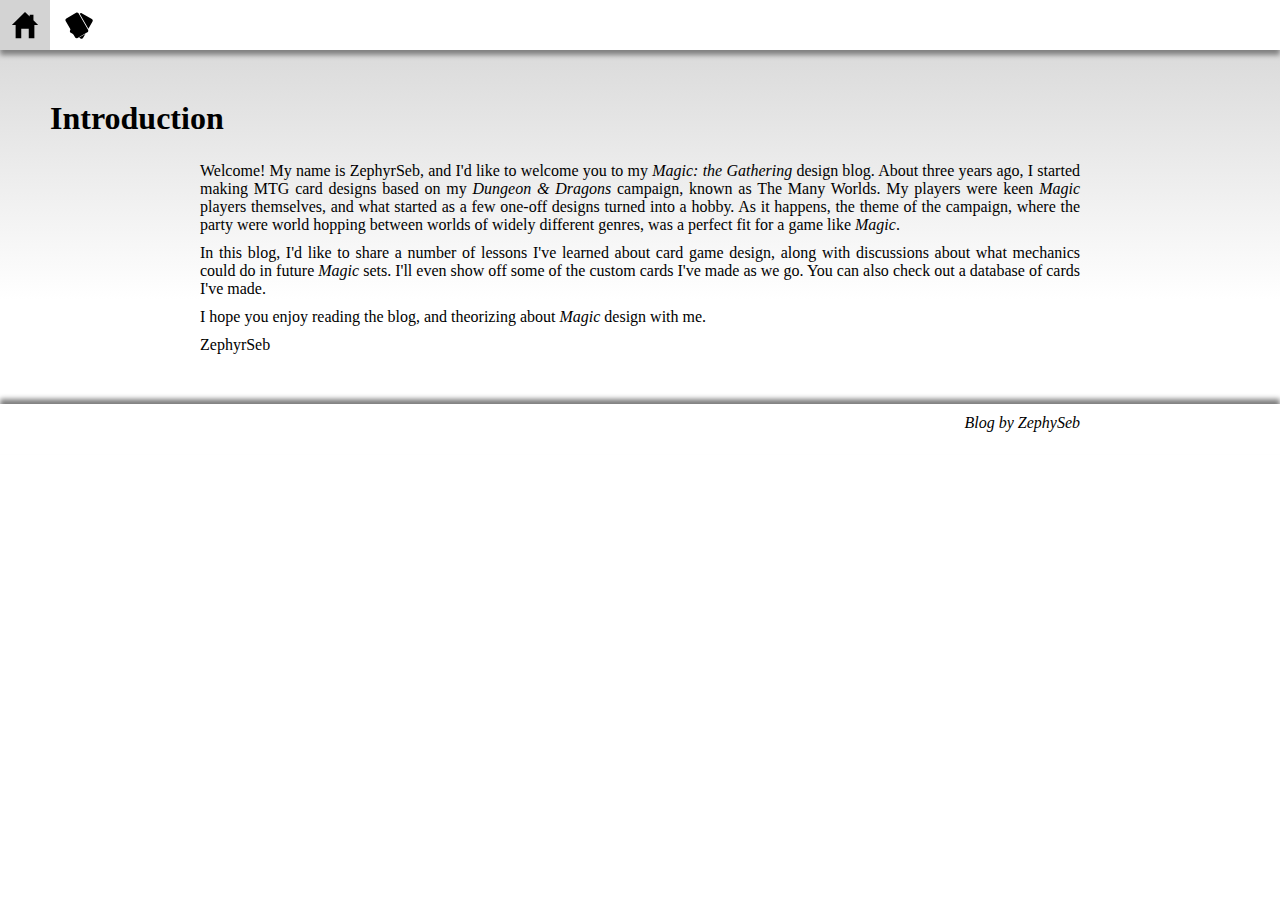
<file: posts/introduction.html>
<head>
    <title>Introduction</title>
    <link rel="stylesheet" href="../styles.css">
</head>
<body>
    <div class="title-bar">
                <a class="button" href="../index.html"><img src="../assets/home-icon.svg" height="30px"/></a>
                <a class="button" href="../carddex.html"><img src="../assets/card-icon.svg" height="30px"/></a>
    </div>
    <h1>Introduction</h1>
    <p>Welcome! My name is ZephyrSeb, and I'd like to welcome you to my <i>Magic: the Gathering</i> design blog. About three years ago, I started making MTG card designs based on my <i>Dungeon & Dragons</i> campaign, known as The Many Worlds. My players were keen <i>Magic</i> players themselves, and what started as a few one-off designs turned into a hobby. As it happens, the theme of the campaign, where the party were world hopping between worlds of widely different genres, was a perfect fit for a game like <i>Magic</i>.</i></p>

    <p>In this blog, I'd like to share a number of lessons I've learned about card game design, along with discussions about what mechanics could do in future <i>Magic</i> sets. I'll even show off some of the custom cards I've made as we go. You can also check out a database of cards I've made.</p>

    <p>I hope you enjoy reading the blog, and theorizing about <i>Magic</i> design with me.</p>
    <p>ZephyrSeb</p>
    <div class="footer-bar"><p class="alignr"><i>Blog by ZephySeb</i></p></div>
</body>
</file>
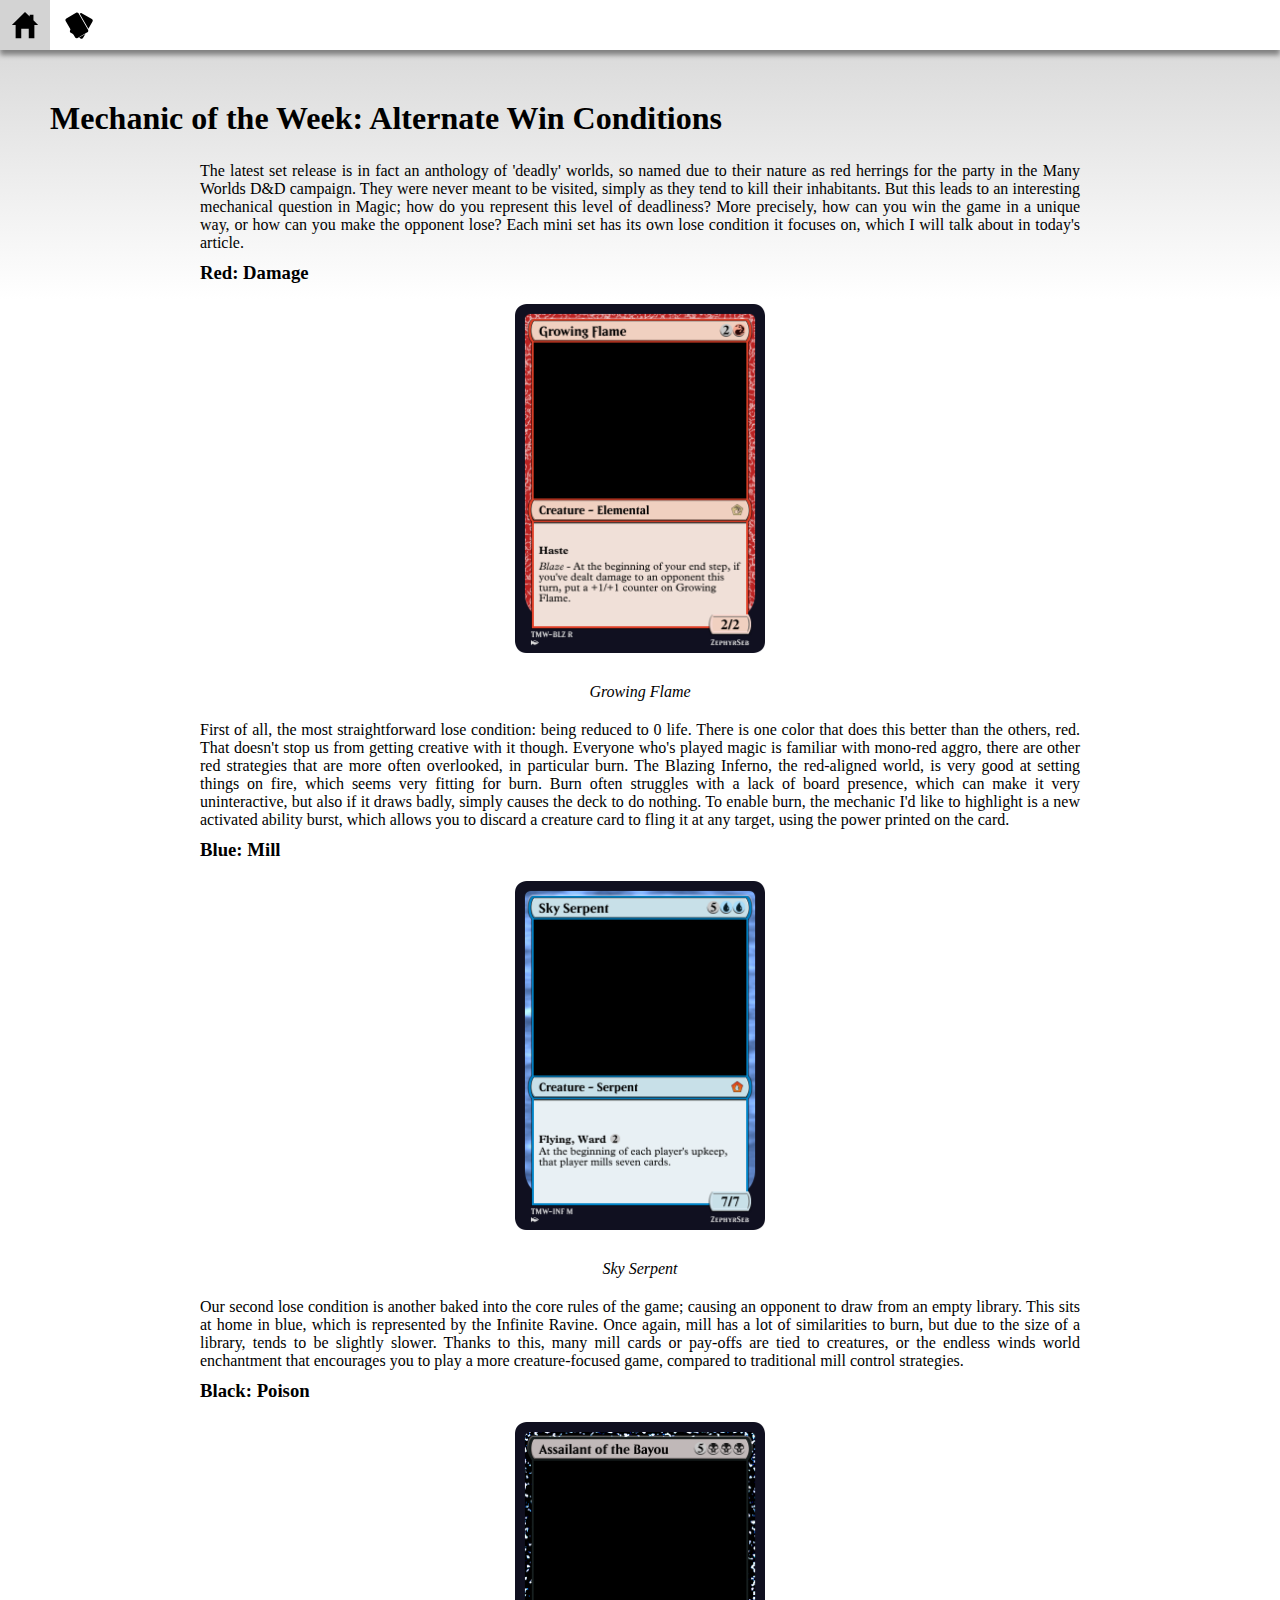
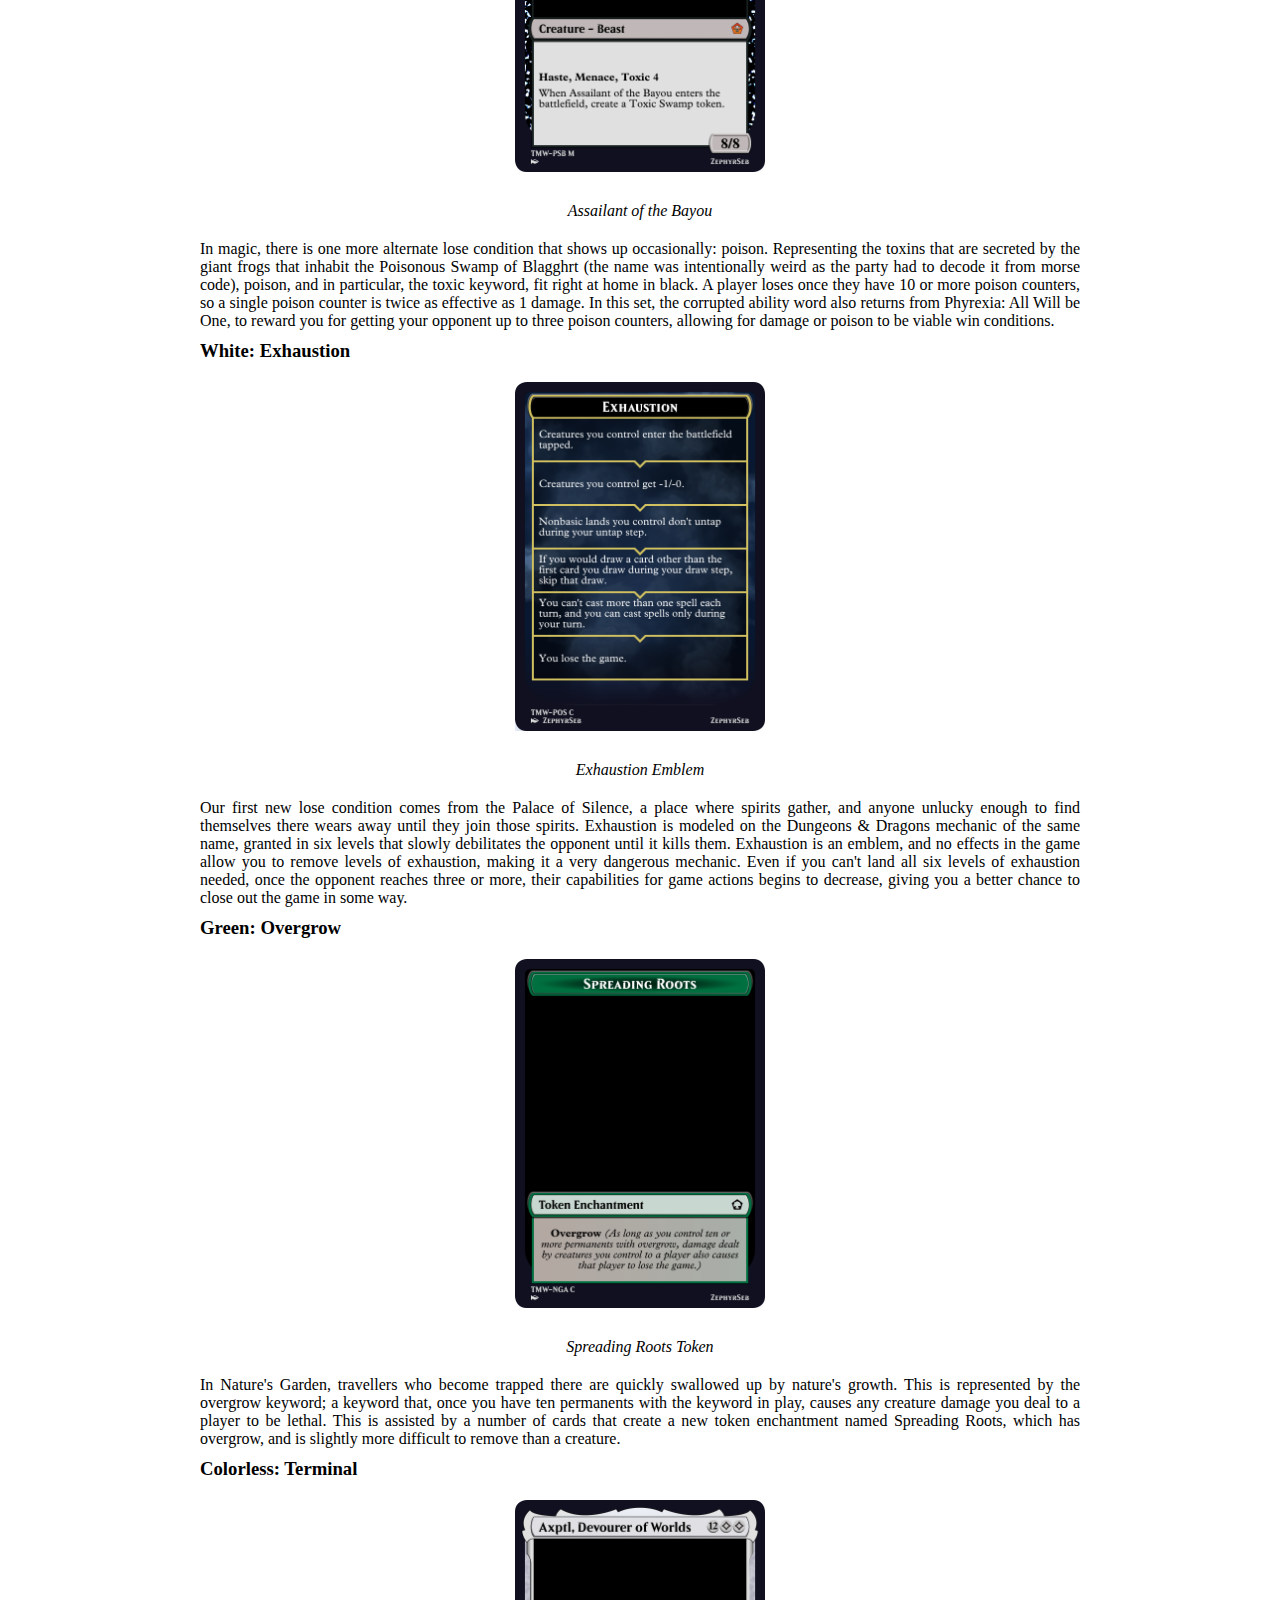
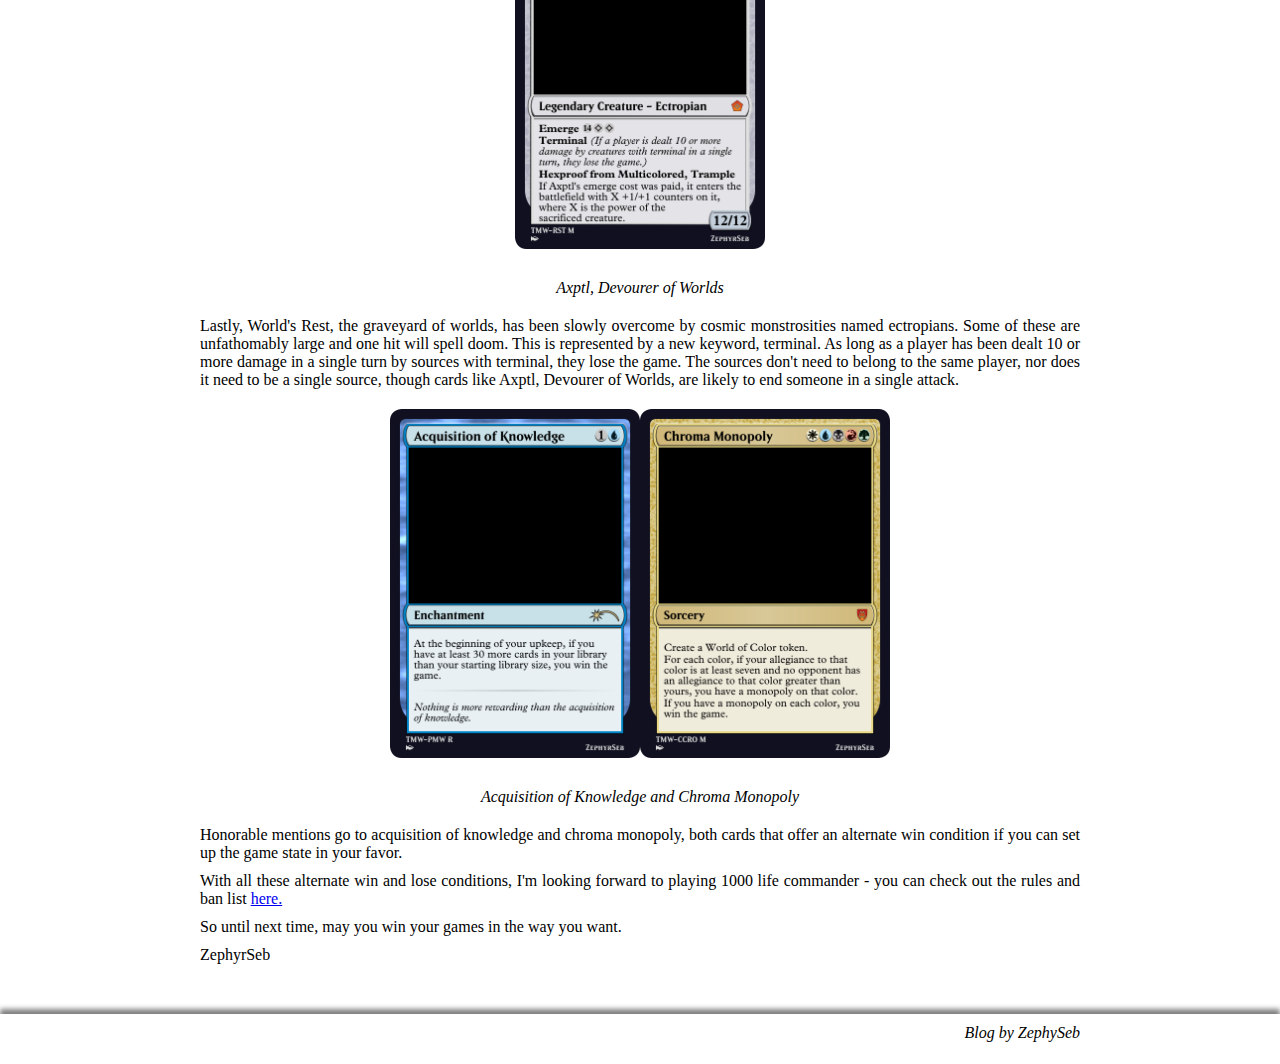
<file: posts/motw-win-conditions.html>
<head>
    <title>Mechanic of the Week: Alternate Win Conditions</title>
    <link rel="stylesheet" href="../styles.css">
</head>
<body>
    <div class="title-bar">
                <a class="button" href="../index.html"><img src="../assets/home-icon.svg" height="30px"/></a>
                <a class="button" href="../carddex.html"><img src="../assets/card-icon.svg" height="30px"/></a>
    </div>
    <h1>Mechanic of the Week: Alternate Win Conditions</h1>
    <!--Blog text-->
    <p>The latest set release is in fact an anthology of 'deadly' worlds, so named due to their nature as red herrings for the party in the Many Worlds D&D campaign. They were never meant to be visited, simply as they tend to kill their inhabitants. But this leads to an interesting mechanical question in Magic; how do you represent this level of deadliness? More precisely, how can you win the game in a unique way, or how can you make the opponent lose? Each mini set has its own lose condition it focuses on, which I will talk about in today's article.</p>

    <h3>Red: Damage</h3>
    <p class="centred"><img src="../assets/motw-win-conditions/growing-flame.png" width="250"/></p>
    <p class="centred"><i>Growing Flame</i></p>
    <p>First of all, the most straightforward lose condition: being reduced to 0 life. There is one color that does this better than the others, red. That doesn't stop us from getting creative with it though. Everyone who's played magic is familiar with mono-red aggro, there are other red strategies that are more often overlooked, in particular burn. The Blazing Inferno, the red-aligned world, is very good at setting things on fire, which seems very fitting for burn. Burn often struggles with a lack of board presence, which can make it very uninteractive, but also if it draws badly, simply causes the deck to do nothing. To enable burn, the mechanic I'd like to highlight is a new activated ability burst, which allows you to discard a creature card to fling it at any target, using the power printed on the card.</p>
    
    <h3>Blue: Mill</h3>
    <p class="centred"><img src="../assets/motw-win-conditions/sky-serpent.png" width="250"/></p>
    <p class="centred"><i>Sky Serpent</i></p>
    <p>Our second lose condition is another baked into the core rules of the game; causing an opponent to draw from an empty library. This sits at home in blue, which is represented by the Infinite Ravine. Once again, mill has a lot of similarities to burn, but due to the size of a library, tends to be slightly slower. Thanks to this, many mill cards or pay-offs are tied to creatures, or the endless winds world enchantment that encourages you to play a more creature-focused game, compared to traditional mill control strategies.</p>
    
    <h3>Black: Poison</h3>
    <p class="centred"><img src="../assets/motw-win-conditions/assailant-of-the-bayou.png" width="250"/></p>
    <p class="centred"><i>Assailant of the Bayou</i></p>
    <p>In magic, there is one more alternate lose condition that shows up occasionally: poison. Representing the toxins that are secreted by the giant frogs that inhabit the Poisonous Swamp of Blagghrt (the name was intentionally weird as the party had to decode it from morse code), poison, and in particular, the toxic keyword, fit right at home in black. A player loses once they have 10 or more poison counters, so a single poison counter is twice as effective as 1 damage. In this set, the corrupted ability word also returns from Phyrexia: All Will be One, to reward you for getting your opponent up to three poison counters, allowing for damage or poison to be viable win conditions.</p>
    
    <h3>White: Exhaustion</h3>
    <p class="centred"><img src="../assets/motw-win-conditions/exhaustion.png" width="250"/></p>
    <p class="centred"><i>Exhaustion Emblem</i></p>
    <p>Our first new lose condition comes from the Palace of Silence, a place where spirits gather, and anyone unlucky enough to find themselves there wears away until they join those spirits. Exhaustion is modeled on the Dungeons & Dragons mechanic of the same name, granted in six levels that slowly debilitates the opponent until it kills them. Exhaustion is an emblem, and no effects in the game allow you to remove levels of exhaustion, making it a very dangerous mechanic. Even if you can't land all six levels of exhaustion needed, once the opponent reaches three or more, their capabilities for game actions begins to decrease, giving you a better chance to close out the game in some way.</p>
    
    <h3>Green: Overgrow</h3>
    <p class="centred"><img src="../assets/motw-win-conditions/spreading-roots.png" width="250"/></p>
    <p class="centred"><i>Spreading Roots Token</i></p>
    <p>In Nature's Garden, travellers who become trapped there are quickly swallowed up by nature's growth. This is represented by the overgrow keyword; a keyword that, once you have ten permanents with the keyword in play, causes any creature damage you deal to a player to be lethal. This is assisted by a number of cards that create a new token enchantment named Spreading Roots, which has overgrow, and is slightly more difficult to remove than a creature.</p>
    
    <h3>Colorless: Terminal</h3>
    <p class="centred"><img src="../assets/motw-win-conditions/axptl-devourer-of-worlds.png" width="250"/></p>
    <p class="centred"><i>Axptl, Devourer of Worlds</i></p>
    <p>Lastly, World's Rest, the graveyard of worlds, has been slowly overcome by cosmic monstrosities named ectropians. Some of these are unfathomably large and one hit will spell doom. This is represented by a new keyword, terminal. As long as a player has been dealt 10 or more damage in a single turn by sources with terminal, they lose the game. The sources don't need to belong to the same player, nor does it need to be a single source, though cards like Axptl, Devourer of Worlds, are likely to end someone in a single attack.</p>
    
    <p class="centred"><img src="../assets/motw-win-conditions/acquisition-of-knowledge.png" width="250"/>
    <img src="../assets/motw-win-conditions/chroma-monopoly.png" width="250"/></p>
    <p class="centred"><i>Acquisition of Knowledge and Chroma Monopoly</i></p>
    <p>Honorable mentions go to acquisition of knowledge and chroma monopoly, both cards that offer an alternate win condition if you can set up the game state in your favor.</p>
    <p>With all these alternate win and lose conditions, I'm looking forward to playing 1000 life commander - you can check out the rules and ban list <a href="../formats.html">here.</a></p>

    <p>So until next time, may you win your games in the way you want.</p>
    <p>ZephyrSeb</p>
    <div class="footer-bar"><p class="alignr"><i>Blog by ZephySeb</i></p></div>
</body>
</file>
<file: styles.css>
* { margin:0; padding:0 }

.title-bar {
    display: inline-block;
    height: 50px;
    width: 100%;
    background-color: white;
    box-shadow: 0px 5px 5px gray;
}

.footer-bar {
    display: inline-block;
    margin-top: 50px;
    height: 50px;
    width: 100%;
    background-color: white;
    box-shadow: 0px 5px 5px gray;
    vertical-align: bottom;
    box-shadow: 0px -5px 5px gray;
}

.button {
    padding: 10px;
    display: inline-block;
    align-items: center;
    height: auto;
    width: fit-content;
}

.button:hover {
    background-color: lightgray;
    cursor: pointer;
}

.button-text {
    padding: 10px;
    margin-top: 0px;
    height: 30px;
    display: inline-block;
    vertical-align: top;
    align-items: center;
    width: fit-content;
}

.button-text:hover {
    background-color: lightgray;
    cursor: pointer;
}

.collapsible {
    margin-left: 200px;
    margin-right: 200px;
    margin-top: 10px;
    cursor: pointer;
    border: none;
    text-align: left;
    outline: none;
}

.collapsible:hover {
    background-color: lightgray;
    cursor: pointer;
}

.content {
    padding: 0 18px;
    overflow: hidden;
    max-height: 0;
    transition: max-height 0.2s ease-out;
}

.card:hover {
    cursor: pointer;
}

.input-text {
    padding: 10px;
    margin-top: 4px;
    border-color: gray;
    font-size: 17px;
    display: inline-block;
    vertical-align: top;
}

body {
    background-image: linear-gradient(lightgray, white, white, white);
    background-attachment: fixed;
    font-family: Verdana;
}

.blog-post {
    display: inline-flex;
    border-radius: 10px;
    background-image: linear-gradient(white, lightgray);
    padding: 10px;
    width: 350px;
}

h1 {
    margin-left: 50px;
    margin-top: 50px;
    margin-bottom: 25px;
}

h2 {
    margin-left: 100px;
    margin-top: 10px;
}

h3 {
    margin-left: 200px;
    margin-right: 200px;
    margin-top: 10px;
}

p {
    margin-left: 200px;
    margin-right: 200px;
    margin-top: 10px;
    text-align: justify;
}

.alignr {
    margin-left: 200px;
    margin-right: 200px;
    margin-top: 10px;
    text-align: right;
}

td {
    padding: 5px;
}

@media only screen and (max-width: 600px) {
    p {
        margin-left: 10px;
        margin-right: 10px;
        margin-top: 10px;
    }

    h3 {
        margin-left: 10px;
        margin-right: 10px;
        margin-top: 10px;
    }

    .alignr {
        margin-left: 10px;
        margin-right: 10px;
        margin-top: 10px;
        text-align: right;
    }
}

.centred {
    padding: 10px;
    display: flex;
    justify-content: center;
    align-items: center;
    height: auto;
}

.alt-table {
    border: 0px;
    display: flex;
    align-items: center;
    justify-content: center;
    width: 100%;
    tr:nth-child(odd) {
        background-color: white;
    }
    tr:nth-child(even) {
        background-color: lightgray;
    }
}

@font-face {
    font-family: "Beleren";
    src: url("assets/card-parts/beleren-bold.ttf"),  format('truetype');
    font-weight: bold;
}

@font-face {
    font-family: "Beleren Small Caps";
    src: url("assets/card-parts/belerensmallcaps-bold.ttf"),  format('truetype');
    font-weight: bold;
}

@font-face {
    font-family: "MPlantin";
    src: url("assets/card-parts/mplantin.otf"),  format('opentype');
}

@font-face {
    font-family: "MPlantin";
    src: url("assets/card-parts/mplantinit.otf"),  format('opentype');
    font-style: italic;
}

@font-face {
    font-family: "MPlantin";
    src: url("assets/card-parts/mplanti1.otf"),  format('opentype');
    font-weight: bold;
}

.tooltip {
  position: relative;
  display: inline-block;
  border-bottom: 0px;
  cursor: pointer;
}

.tooltiptext {
  visibility: hidden;
  margin-top: 25px;
  background-color: white;
  color: black;
  text-align: center;
  padding: 5px 10px;
  border-radius: 6px;
  position: absolute;
  z-index: 1;
}

.tooltip:hover .tooltiptext {
  visibility: visible;
}

.card-list {
    display: flex;
    flex-direction: column;
    justify-content: flex-start;
    height: 100%;
}
</file>
